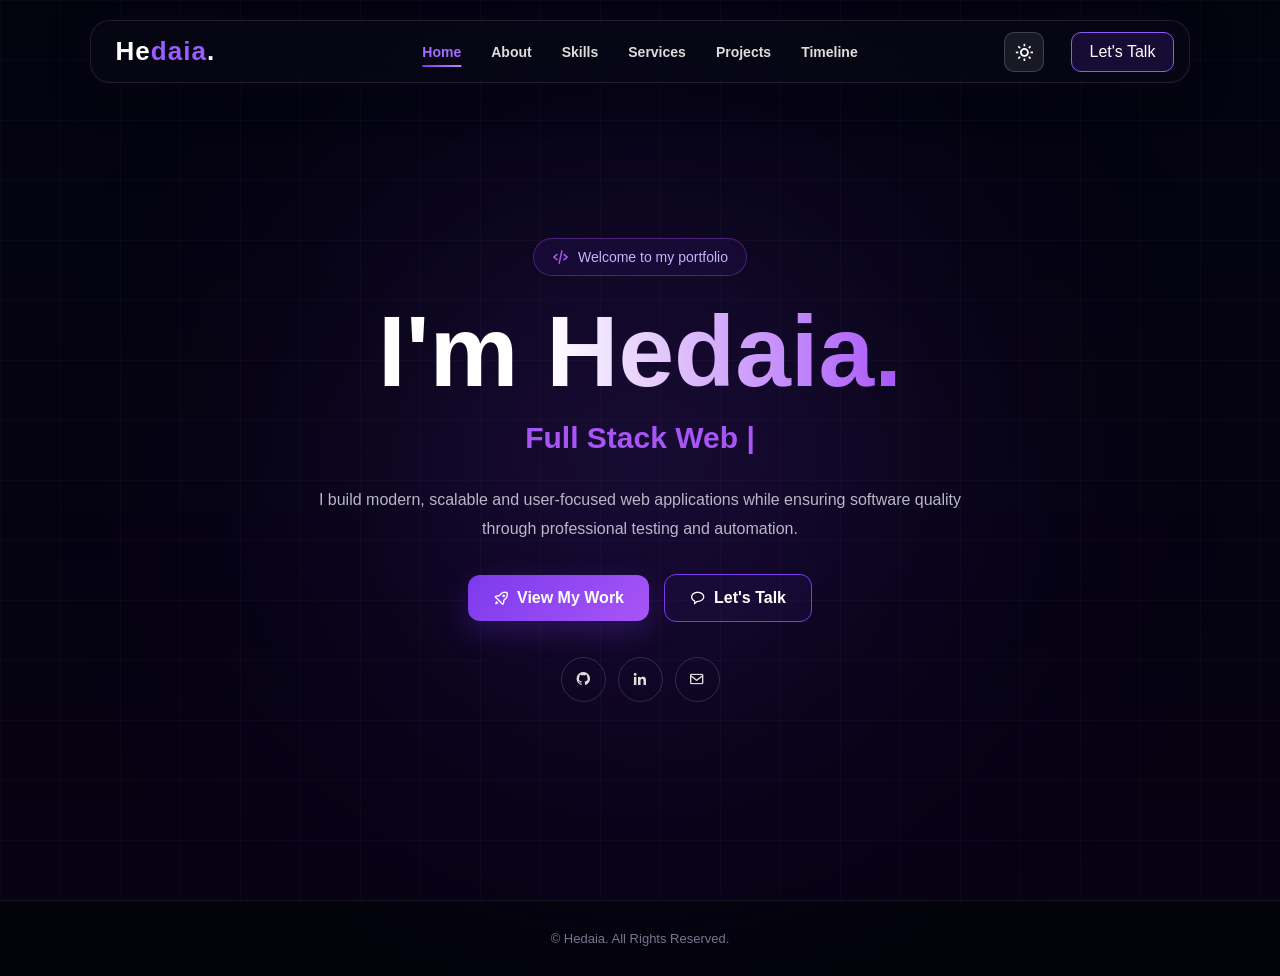
<file: index.html>
<!DOCTYPE html>
<html lang="en">

<head>
    <meta charset="UTF-8">
    <meta name="viewport" content="width=device-width, initial-scale=1.0">

    <title>Hedaia | Full Stack Developer & QA Engineer</title>

    <!-- Boxicons -->
    <link href="https://unpkg.com/boxicons@2.1.4/css/boxicons.min.css" rel="stylesheet">

    <link rel="stylesheet" href="style.css">
    <style>

       
    </style>
</head>


<body>


    <!-- =========================
         BACKGROUND VIDEO
    ========================= -->

    <video class="back-vid"
           autoplay
           loop
           muted
           playsinline>

        <source src="videos/galaxy.mp4" type="video/mp4">

    </video>

    <div class="video-overlay"></div>


    <!-- =========================
         NAVBAR
    ========================= -->

    <header>

        <nav class="navbar">

            <a href="#home" class="logo">
                He<span>daia</span>.
            </a>

            <button class="theme-toggle" id="themeToggle" type="button" aria-label="Switch to light theme" title="Switch to light theme">
                <i class='bx bx-sun'></i>
            </button>

            <div class="menu-btn" id="menuBtn">
                <i class='bx bx-menu'></i>
            </div>

            <ul class="nav-links" id="navLinks">

                <li>
                    <a href="#home" class="active">Home</a>
                </li>

                <li>
                    <a href="#about">About</a>
                </li>

                <li>
                    <a href="#skills">Skills</a>
                </li>

                <li>
                    <a href="#services">Services</a>
                </li>

                <li>
                    <a href="#projects">Projects</a>
                </li>

                <li>
                    <a href="#timeline">Timeline</a>
                </li>

            </ul>

            <a href="#contact" class="nav-btn nav-cta">
                Let's Talk
            </a>

        </nav>

    </header>


    <!-- =========================
         HERO
    ========================= -->

    <section class="hero" id="home">

        <div class="hero-container">

            <div class="hero-content reveal">

                <div class="welcome">
                    <i class='bx bx-code-alt'></i>
                    Welcome to my portfolio
                </div>

                <h1>
                    I'm <span>Hedaia.</span>
                </h1>

                <div class="typing-wrapper">
                    <span id="typing"></span>
                    <span class="cursor">|</span>
                </div>

                <p class="hero-description">

                    I build modern, scalable and user-focused web
                    applications while ensuring software quality through
                    professional testing and automation.

                </p>

                <div class="hero-buttons">

                    <a href="#projects" class="btn btn-primary">
                        <i class='bx bx-rocket'></i>
                        View My Work
                    </a>

                    <a href="#contact" class="btn btn-outline">
                        <i class='bx bx-message-rounded'></i>
                        Let's Talk
                    </a>

                </div>


                <div class="social-links">

                    <a href="#" aria-label="GitHub">
                        <i class='bx bxl-github'></i>
                    </a>

                    <a href="#" aria-label="LinkedIn">
                        <i class='bx bxl-linkedin'></i>
                    </a>

                    <a href="mailto:your@email.com" aria-label="Email">
                        <i class='bx bx-envelope'></i>
                    </a>

                </div>

            </div>


        </div>

    </section>


    <!-- =========================
         ABOUT
    ========================= -->


    <!-- =========================
         SKILLS
    ========================= -->


    <!-- =========================
         SERVICES
    ========================= -->

<!-- =========================
     PROJECTS
========================= -->

    <!-- =========================
         TIMELINE
    ========================= -->


    <!-- =========================
         CONTACT
    ========================= -->


    <!-- =========================
         FOOTER
    ========================= -->

    <footer>

        <p>
            © <span id="year"></span>
            Hedaia. All Rights Reserved.
        </p>

    </footer>


    <!-- =========================
         JAVASCRIPT
    ========================= -->

    <script>

        /* =========================
           TYPING EFFECT
        ========================= */

        const typingElement = document.getElementById("typing");

        const words = [
            "Full Stack Web Developer",
            "QA Engineer",
            "Software Tester",
            "Automation Tester",
            "Problem Solver"
        ];

        let wordIndex = 0;
        let charIndex = 0;

        let deleting = false;

        function typeEffect() {

            const currentWord = words[wordIndex];

            if (!deleting) {

                typingElement.textContent =
                    currentWord.substring(0, charIndex + 1);

                charIndex++;

                if (charIndex === currentWord.length) {

                    deleting = true;

                    setTimeout(typeEffect, 1800);

                    return;
                }

            } else {

                typingElement.textContent =
                    currentWord.substring(0, charIndex - 1);

                charIndex--;

                if (charIndex === 0) {

                    deleting = false;

                    wordIndex =
                        (wordIndex + 1) % words.length;

                }

            }

            setTimeout(
                typeEffect,
                deleting ? 45 : 90
            );
        }

        typeEffect();


        /* =========================
           MOBILE MENU
        ========================= */

        const menuBtn =
            document.getElementById("menuBtn");

        const navLinks =
            document.getElementById("navLinks");

        menuBtn.addEventListener("click", () => {

            navLinks.classList.toggle("show");

            const icon =
                menuBtn.querySelector("i");

            if (navLinks.classList.contains("show")) {

                icon.classList.remove("bx-menu");

                icon.classList.add("bx-x");

            } else {

                icon.classList.remove("bx-x");

                icon.classList.add("bx-menu");

            }

        });


        /* =========================
           CLOSE MOBILE MENU
        ========================= */

        document.querySelectorAll(".nav-links a")
            .forEach(link => {

                link.addEventListener("click", () => {

                    navLinks.classList.remove("show");

                    const icon =
                        menuBtn.querySelector("i");

                    icon.classList.remove("bx-x");

                    icon.classList.add("bx-menu");

                });

            });


        /* =========================
           ACTIVE NAVBAR
        ========================= */

        const sections =
            document.querySelectorAll("section");

        const navItems =
            document.querySelectorAll(".nav-links a");

        window.addEventListener("scroll", () => {

            let current = "";

            sections.forEach(section => {

                const sectionTop =
                    section.offsetTop - 150;

                const sectionHeight =
                    section.offsetHeight;

                if (
                    window.scrollY >= sectionTop &&
                    window.scrollY < sectionTop + sectionHeight
                ) {

                    current = section.getAttribute("id");

                }

            });


            navItems.forEach(link => {

                link.classList.remove("active");

                if (
                    link.getAttribute("href") === "#" + current
                ) {

                    link.classList.add("active");

                }

            });

        });


        /* =========================
           SCROLL REVEAL
        ========================= */

        const revealElements =
            document.querySelectorAll(".reveal");

        const revealObserver =
            new IntersectionObserver(
                (entries) => {

                    entries.forEach(entry => {

                        if (entry.isIntersecting) {

                            entry.target.classList.add("show");

                            revealObserver.unobserve(
                                entry.target
                            );

                        }

                    });

                },
                {
                    threshold: 0.15
                }
            );


        revealElements.forEach(element => {

            revealObserver.observe(element);

        });


        /* =========================
   THEME TOGGLE
========================= */

const themeToggle = document.getElementById("themeToggle");

function updateThemeButton() {

    const icon = themeToggle.querySelector("i");

    if (document.body.classList.contains("light-theme")) {

        icon.className = "bx bx-moon";

        themeToggle.setAttribute(
            "aria-label",
            "Switch to dark theme"
        );

        themeToggle.setAttribute(
            "title",
            "Switch to dark theme"
        );

    } else {

        icon.className = "bx bx-sun";

        themeToggle.setAttribute(
            "aria-label",
            "Switch to light theme"
        );

        themeToggle.setAttribute(
            "title",
            "Switch to light theme"
        );
    }
}


/* Load saved theme */

const savedTheme =
    localStorage.getItem("portfolio-theme");

if (savedTheme === "light") {

    document.body.classList.add("light-theme");

}


/* Update icon */

updateThemeButton();


/* Toggle theme */

themeToggle.addEventListener("click", function () {

    document.body.classList.toggle("light-theme");

    const isLight =
        document.body.classList.contains("light-theme");

    localStorage.setItem(
        "portfolio-theme",
        isLight ? "light" : "dark"
    );

    updateThemeButton();

});


    </script>

</body>

</html>
</file>
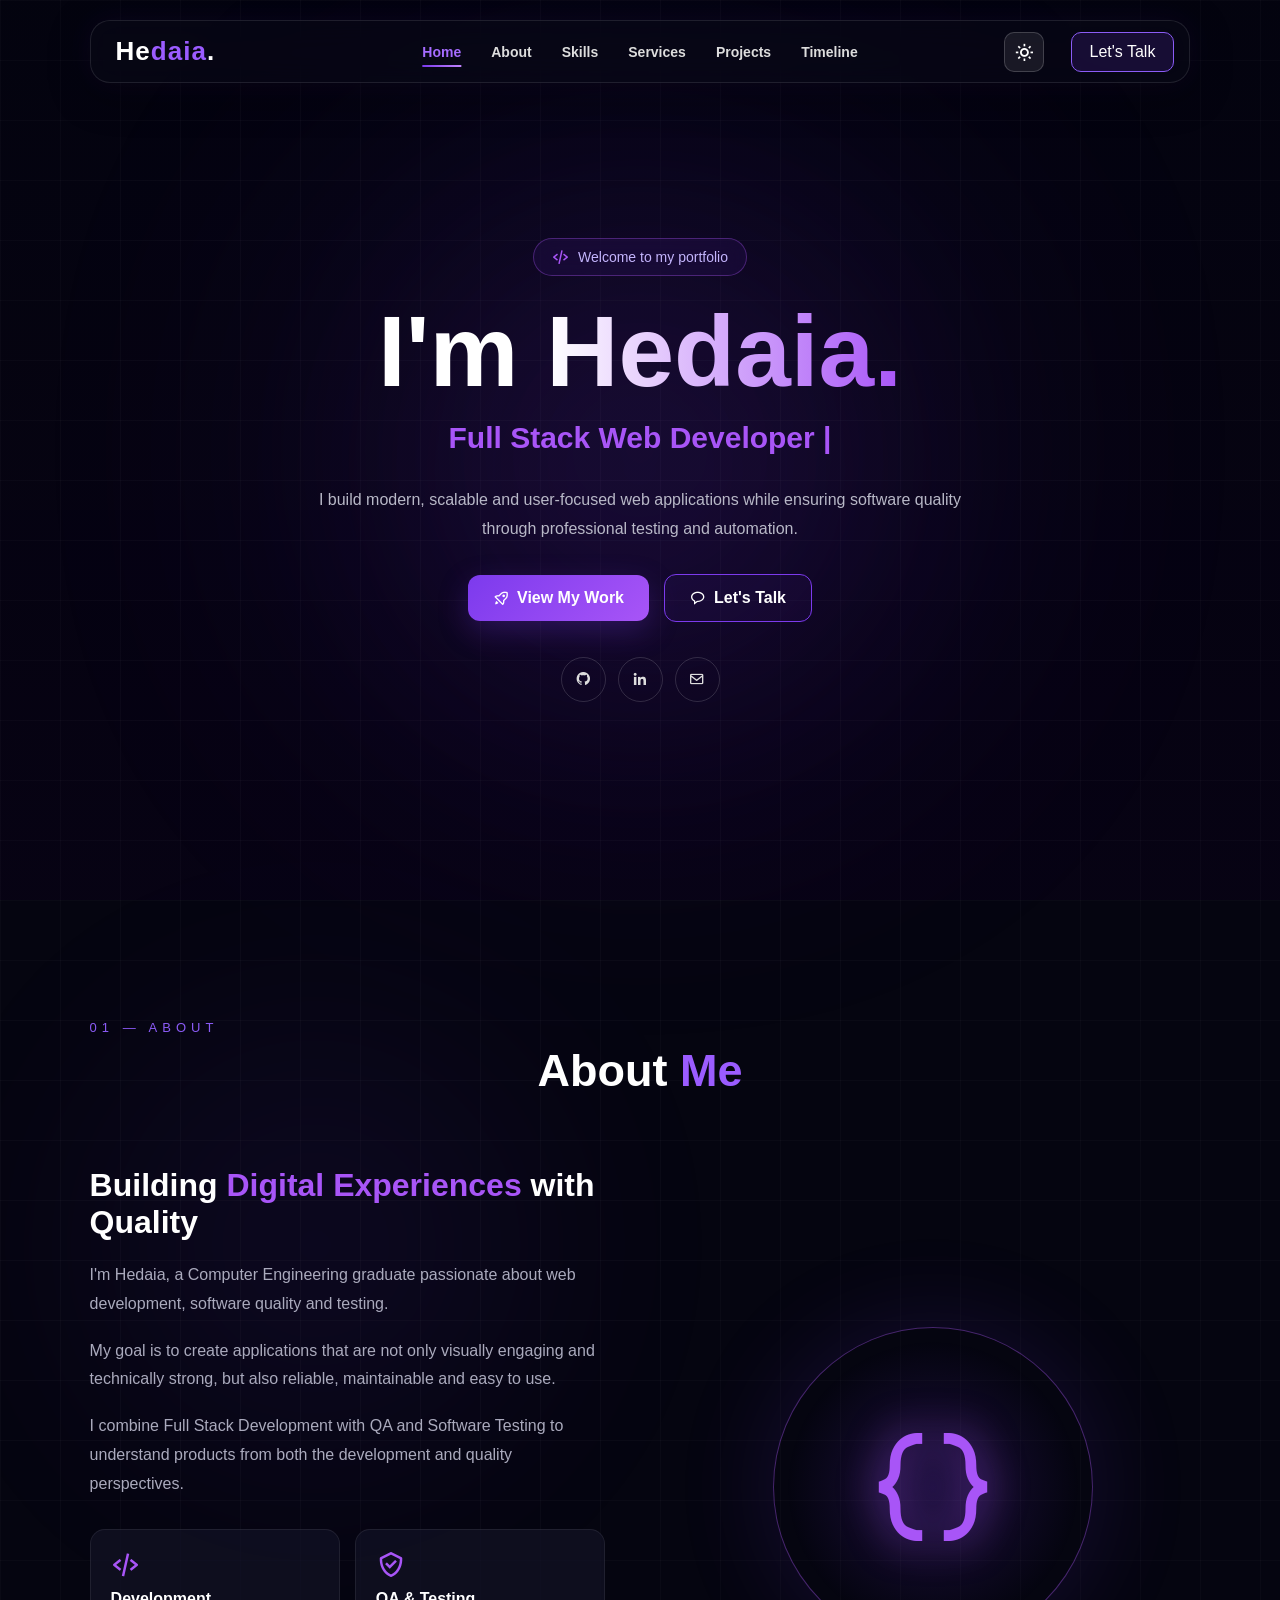
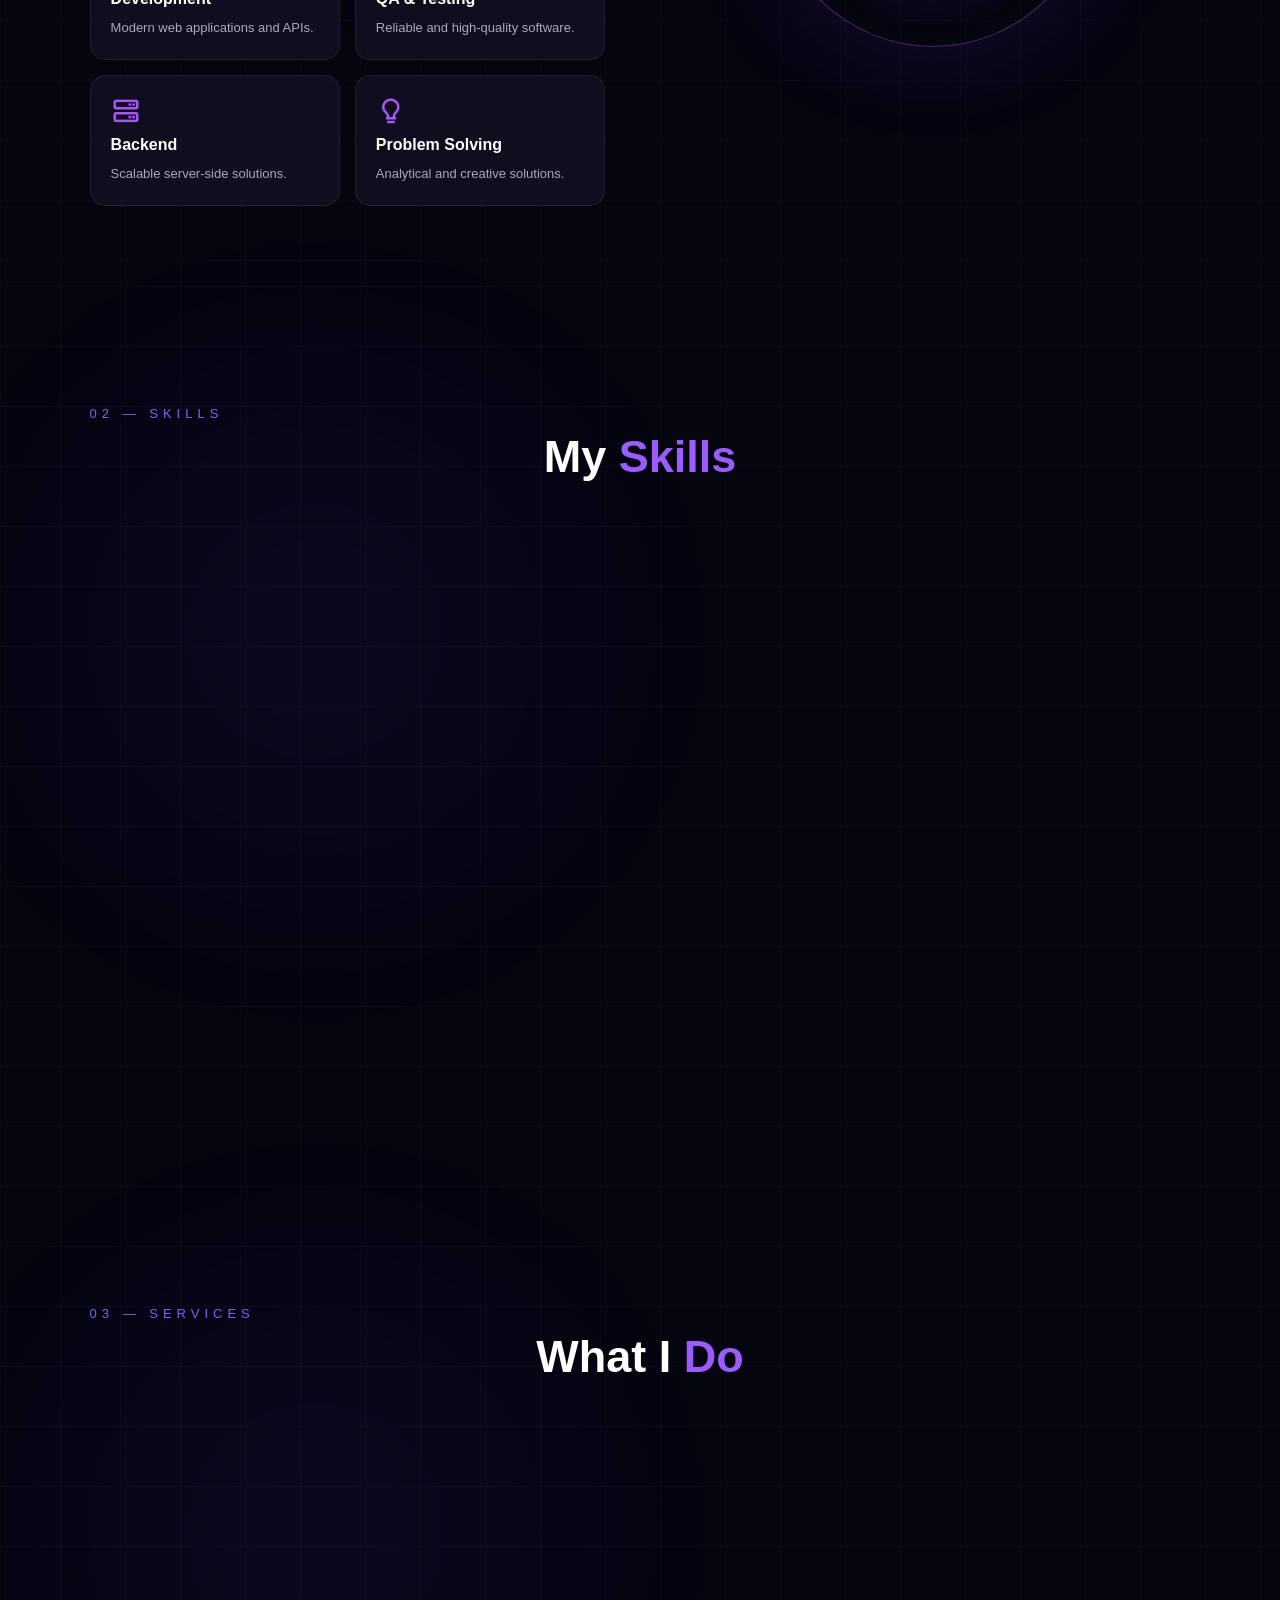
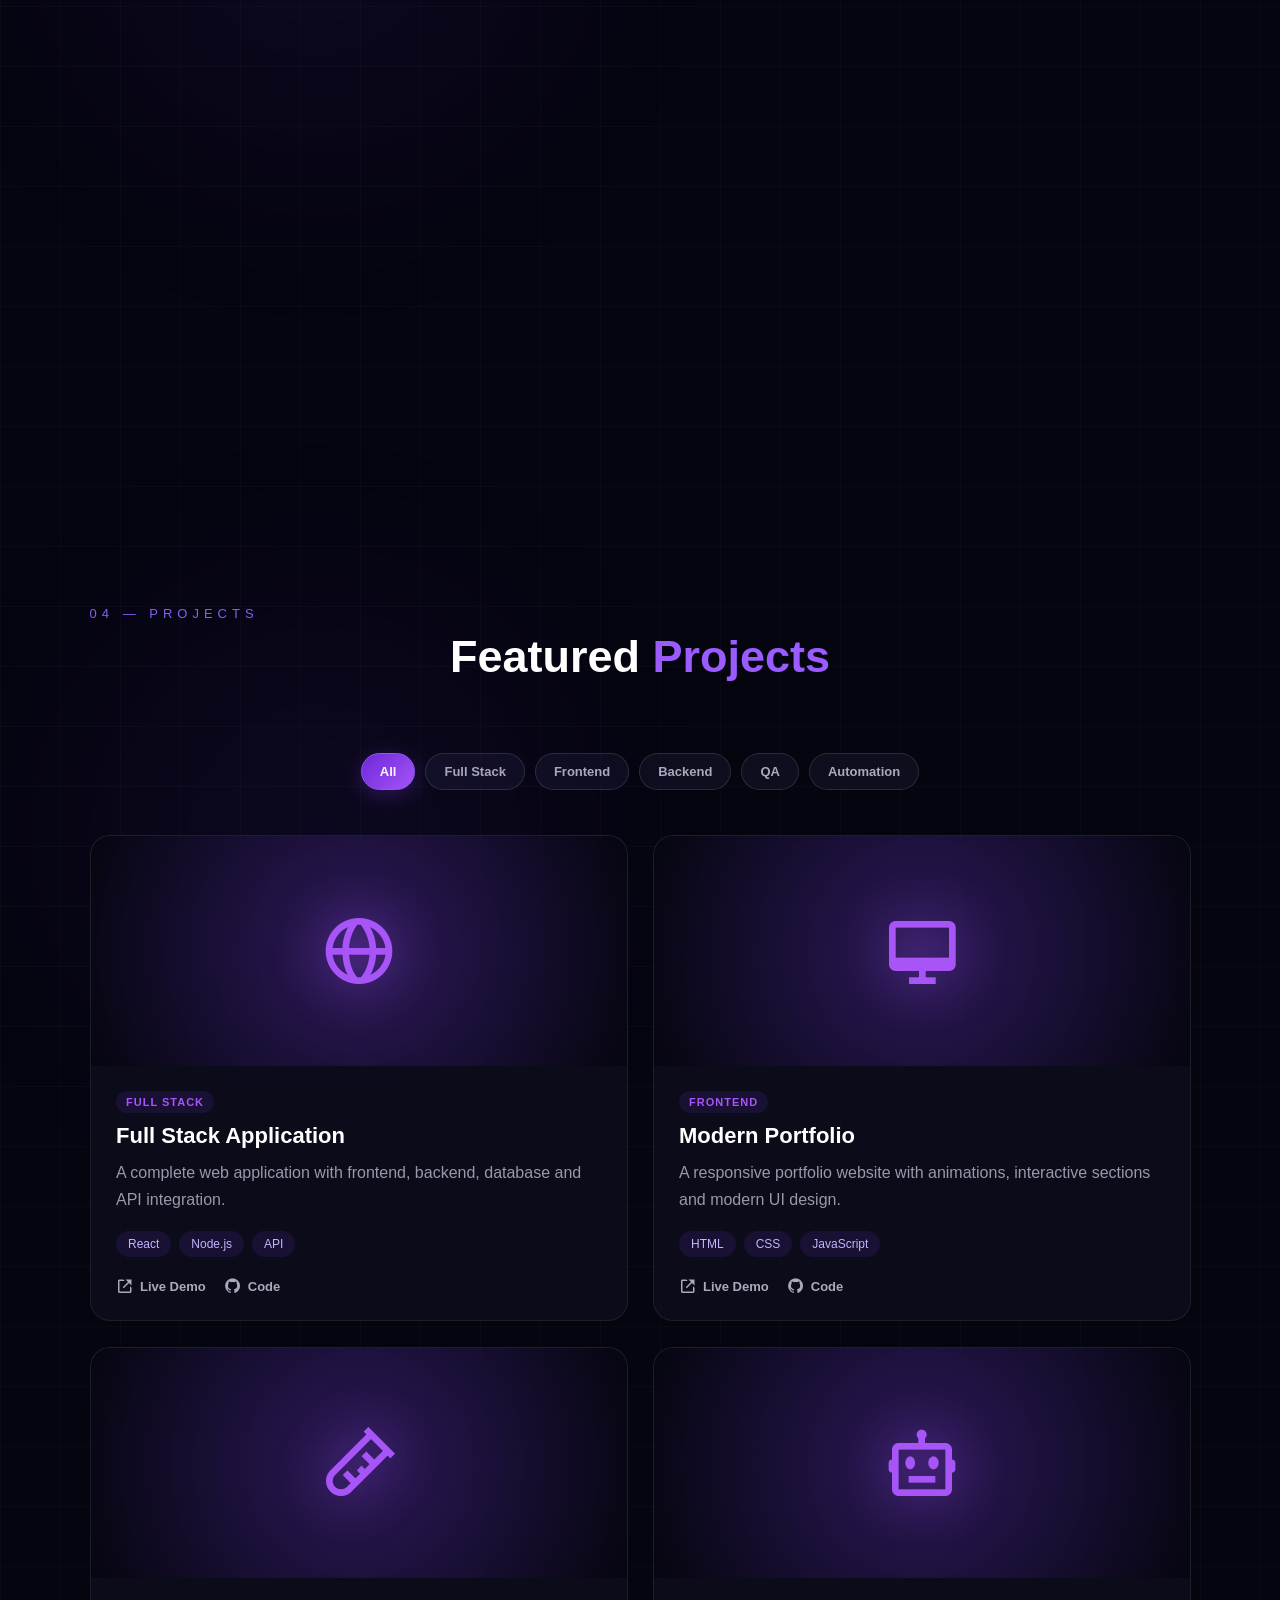
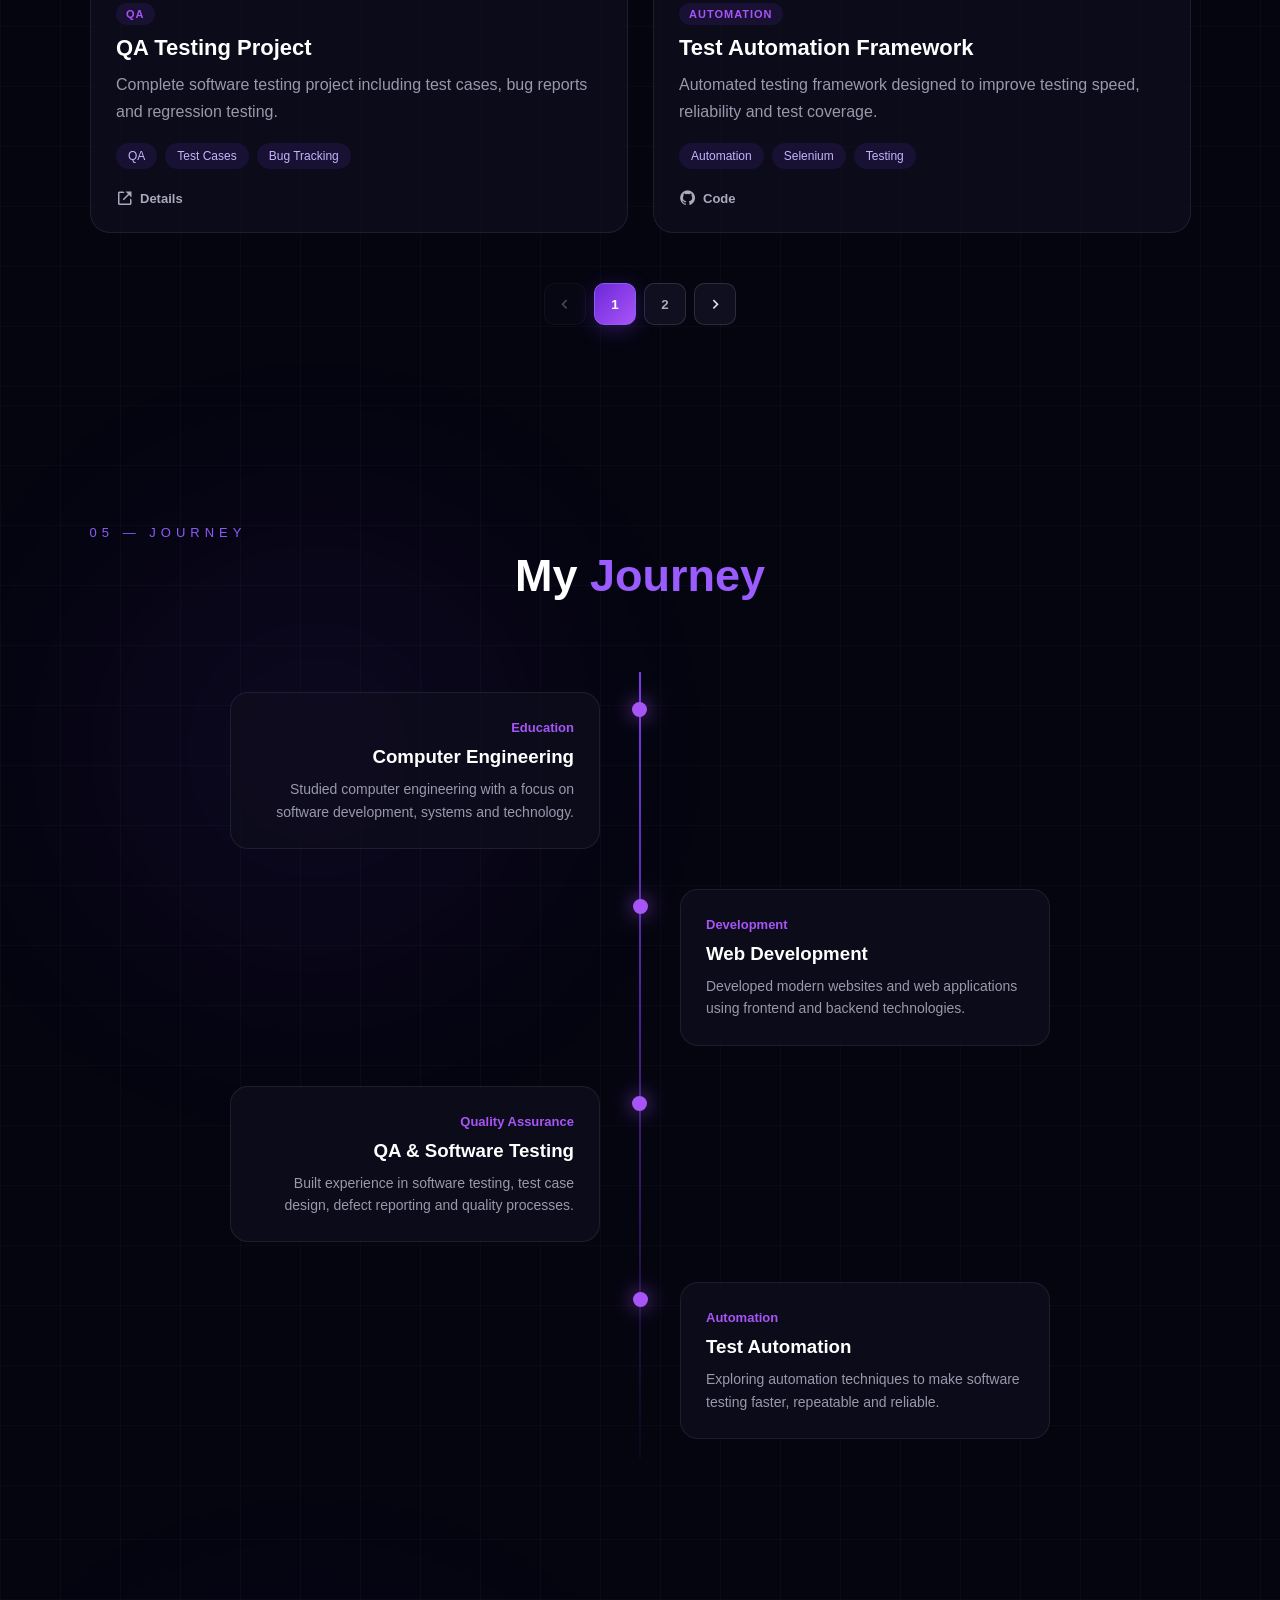
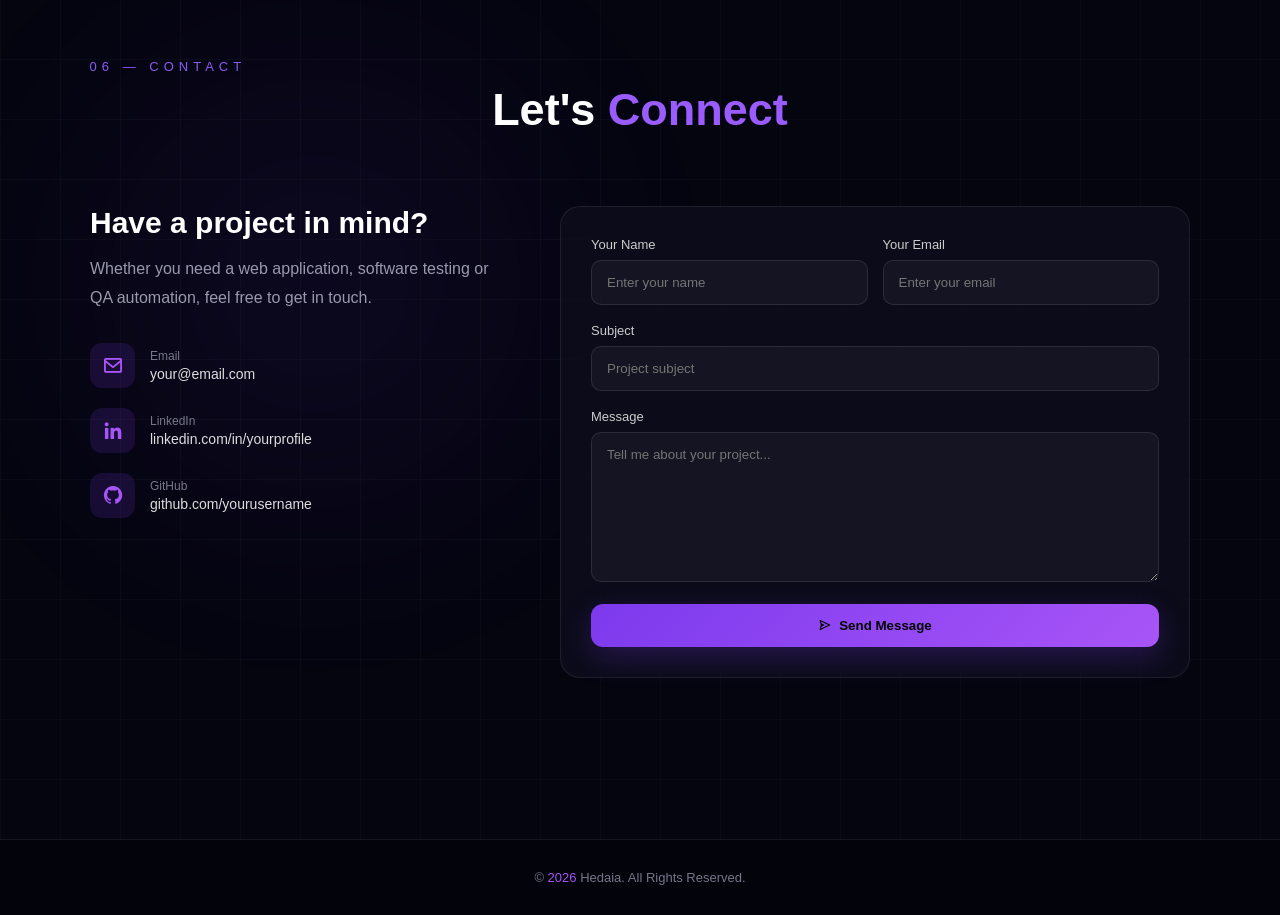
<file: Untitled-1.html>
<!DOCTYPE html>
<html lang="en">

<head>
    <meta charset="UTF-8">
    <meta name="viewport" content="width=device-width, initial-scale=1.0">

    <title>Hedaia | Full Stack Developer & QA Engineer</title>

    <!-- Boxicons -->
    <link href="https://unpkg.com/boxicons@2.1.4/css/boxicons.min.css" rel="stylesheet">

    <style>

        /* =========================
           RESET
        ========================= */

        * {
            margin: 0;
            padding: 0;
            box-sizing: border-box;
            scroll-behavior: smooth;
        }

        html {
            scroll-behavior: smooth;
        }

        body {
            font-family: Arial, Helvetica, sans-serif;
            background: #050510;
            color: #ffffff;
            overflow-x: hidden;
        }

        a {
            text-decoration: none;
            color: inherit;
        }

        ul {
            list-style: none;
        }


        /* =========================
           GALAXY VIDEO
        ========================= */

        .back-vid {
            position: fixed;
            top: 0;
            left: 0;
            width: 100%;
            height: 100%;
            object-fit: cover;
            z-index: -10;
        }

        .video-overlay {
            position: fixed;
            inset: 0;
            background:
                linear-gradient(
                    rgba(3, 3, 15, 0.70),
                    rgba(8, 3, 20, 0.88)
                );
            z-index: -9;
            pointer-events: none;
        }


        /* =========================
           NAVBAR
        ========================= */

        header {
            position: fixed;
            top: 0;
            left: 0;
            width: 100%;
            padding: 20px 7%;
            z-index: 1000;
        }

        .navbar {
            max-width: 1300px;
            margin: auto;

            display: flex;
            align-items: center;
            justify-content: flex-start;

            padding: 15px 25px;

            background: rgba(10, 10, 25, 0.55);
            border: 1px solid rgba(255, 255, 255, 0.10);
            border-radius: 20px;

            backdrop-filter: blur(15px);
            -webkit-backdrop-filter: blur(15px);

            box-shadow:
                0 10px 40px rgba(0, 0, 0, 0.35),
                0 0 30px rgba(124, 58, 237, 0.08);
        }

        .logo {
            font-size: 26px;
            font-weight: 800;
            letter-spacing: 1px;
        }

        .logo span {
            color: #9b5cff;
        }

        .nav-links {
            position: absolute;
            left: 50%;
            transform: translateX(-50%);
            display: flex;
            align-items: center;
            gap: 30px;
        }

        .nav-links a {
            position: relative;

            color: #ddd;
            font-size: 14px;
            font-weight: 600;

            transition: 0.3s ease;
        }

        .nav-links a:hover,
        .nav-links a.active {
            color: #a66cff;
        }

        .nav-links a::after {
            content: "";

            position: absolute;
            left: 0;
            bottom: -7px;

            width: 0;
            height: 2px;

            background: linear-gradient(
                90deg,
                #7c3aed,
                #c084fc
            );

            transition: 0.3s ease;
        }

        .nav-links a:hover::after,
        .nav-links a.active::after {
            width: 100%;
        }

        .nav-btn {
            position: relative;
            z-index: 1;
            padding: 10px 18px;

            border: 1px solid #8b5cf6;
            border-radius: 10px;

            color: white !important;

            background: rgba(124, 58, 237, 0.15);

            transition: 0.3s ease;
        }

        .nav-cta {
            position: absolute;
            right: 15px;
            top: 50%;
            transform: translateY(-50%);
            z-index: 1;
        }

        .nav-btn:hover {
            background: #7c3aed;
            box-shadow: 0 0 20px rgba(124, 58, 237, 0.5);
        }

        .nav-cta:hover {
            transform: translateY(-50%) translateY(-3px);
        }

        .nav-btn::after {
            display: none;
        }

        .menu-btn {
            display: none;
            font-size: 30px;
            cursor: pointer;
            color: white;
        }


        /* =========================
           COMMON SECTION
        ========================= */

        section {
            position: relative;
            min-height: 100vh;
            padding: 120px 7% 80px;

            background-image:
                linear-gradient(
                    rgba(255,255,255,0.025) 1px,
                    transparent 1px
                ),
                linear-gradient(
                    90deg,
                    rgba(255,255,255,0.025) 1px,
                    transparent 1px
                );

            background-size: 60px 60px;
        }

        section::before {
            content: "";

            position: absolute;
            width: 450px;
            height: 450px;

            background: #7c3aed;
            opacity: 0.07;

            filter: blur(120px);
            border-radius: 50%;

            pointer-events: none;
        }

        .section-title {
            position: relative;

            text-align: center;

            font-size: 45px;
            margin-bottom: 70px;

            font-weight: 800;
        }

        .section-title span {
            color: #9b5cff;
        }

        .section-number {
            display: block;

            font-size: 13px;
            letter-spacing: 5px;

            color: #8b5cf6;

            margin-bottom: 10px;
        }


     /* =========================
   HERO
========================= */

.hero {
    min-height: 100vh;

    display: flex;
    align-items: center;
    justify-content: center;

    padding: 120px 7% 80px;

    position: relative;
}

/* Purple glow */
.hero::after {
    content: "";

    position: absolute;

    width: 600px;
    height: 600px;

    left: 50%;
    top: 50%;

    transform: translate(-50%, -50%);

    background: #7c3aed;

    opacity: 0.12;

    filter: blur(150px);

    border-radius: 50%;

    pointer-events: none;
}

/* Hero container */
.hero-container {
    width: 100%;
    max-width: 1100px;

    margin: auto;

    display: flex;

    justify-content: center;
    align-items: center;

    text-align: center;

    position: relative;
    z-index: 2;
}

/* Hero content */
.hero-content {
    width: 100%;
    max-width: 850px;

    display: flex;
    flex-direction: column;
    align-items: center;

    position: relative;
    z-index: 3;
}

/* Welcome badge */
.welcome {
    display: inline-flex;

    align-items: center;
    gap: 8px;

    padding: 9px 18px;

    margin-bottom: 25px;

    border: 1px solid rgba(168, 85, 247, 0.35);

    border-radius: 30px;

    color: #c4b5fd;

    background: rgba(124, 58, 237, 0.08);

    font-size: 14px;

    backdrop-filter: blur(10px);
}

.welcome i {
    color: #a855f7;
    font-size: 18px;
}


/* Main title */
.hero h1 {
    font-size: clamp(55px, 9vw, 100px);

    line-height: 1;

    margin-bottom: 20px;

    font-weight: 800;
}

.hero h1 span {
    background: linear-gradient(
        90deg,
        #ffffff,
        #a855f7,
        #60a5fa,
        #ffffff
    );

    background-size: 300%;

    -webkit-background-clip: text;
    -webkit-text-fill-color: transparent;

    animation: gradientText 6s infinite linear;
}

@keyframes gradientText {

    0% {
        background-position: 0%;
    }

    100% {
        background-position: 300%;
    }

}


/* Typing text */
.typing-wrapper {
    min-height: 45px;

    margin-bottom: 20px;

    font-size: clamp(22px, 3vw, 30px);

    font-weight: 700;

    color: #a855f7;
}

.cursor {
    animation: blink 0.7s infinite;
}

@keyframes blink {

    50% {
        opacity: 0;
    }

}


/* Description */
.hero-description {
    max-width: 700px;

    margin: 0 auto 30px;

    color: #b8b8c7;

    line-height: 1.8;

    font-size: 16px;
}


/* Buttons */
.hero-buttons {
    display: flex;

    justify-content: center;
    align-items: center;

    gap: 15px;

    flex-wrap: wrap;

    margin-bottom: 5px;
}

.btn {
    display: inline-flex;

    align-items: center;
    justify-content: center;

    gap: 8px;

    padding: 14px 25px;

    border-radius: 12px;

    font-weight: 700;

    transition: 0.3s ease;
}

.btn-primary {
    background: linear-gradient(
        135deg,
        #7c3aed,
        #a855f7
    );

    box-shadow:
        0 10px 30px rgba(124, 58, 237, 0.25);
}

.btn-primary:hover {
    transform: translateY(-4px);

    box-shadow:
        0 15px 40px rgba(124, 58, 237, 0.5);
}

.btn-outline {
    border: 1px solid #7c3aed;

    background: rgba(124, 58, 237, 0.06);
}

.btn-outline:hover {
    background: #7c3aed;

    transform: translateY(-4px);
}


/* Social icons */
.social-links {
    display: flex;

    justify-content: center;
    align-items: center;

    gap: 12px;

    margin-top: 30px;
}

.social-links a {
    width: 45px;
    height: 45px;

    display: flex;

    align-items: center;
    justify-content: center;

    border-radius: 50%;

    border: 1px solid rgba(255,255,255,0.15);

    color: #ddd;

    transition: 0.3s ease;
}

.social-links a:hover {
    color: white;

    background: #7c3aed;

    transform: translateY(-5px);

    box-shadow:
        0 0 20px rgba(124, 58, 237, 0.5);
}


/* =========================
   MOBILE
========================= */

@media (max-width: 600px) {

    .hero {
        padding-left: 5%;
        padding-right: 5%;
    }

    .hero h1 {
        font-size: 55px;
    }

    .typing-wrapper {
        font-size: 21px;
    }

    .hero-description {
        font-size: 14px;
    }

    .hero-buttons {
        flex-direction: column;

        width: 100%;
    }

    .hero-buttons .btn {
        width: 100%;
        max-width: 260px;
    }

}
        /* =========================
           ABOUT
        ========================= */

        .about-container {
            max-width: 1200px;
            margin: auto;

            display: grid;
            grid-template-columns: 1fr 1fr;

            gap: 70px;

            align-items: center;
        }

        .about-text h3 {
            font-size: 32px;
            margin-bottom: 20px;
        }

        .about-text h3 span {
            color: #a855f7;
        }

        .about-text p {
            color: #aaaabd;
            line-height: 1.8;
            margin-bottom: 18px;
        }

        .about-info {
            display: grid;
            grid-template-columns: 1fr 1fr;
            gap: 15px;

            margin-top: 30px;
        }

        .info-card {
            padding: 20px;

            border-radius: 15px;

            background: rgba(20,20,40,0.6);

            border: 1px solid rgba(255,255,255,0.08);

            transition: 0.3s ease;
        }

        .info-card:hover {
            transform: translateY(-5px);

            border-color: rgba(168,85,247,0.5);

            box-shadow:
                0 10px 30px rgba(124,58,237,0.15);
        }

        .info-card i {
            font-size: 30px;
            color: #a855f7;
            margin-bottom: 10px;
        }

        .info-card h4 {
            margin-bottom: 8px;
        }

        .info-card p {
            font-size: 13px;
            margin: 0;
        }

        .about-visual {
            display: flex;
            justify-content: center;
            align-items: center;
        }

        .about-circle {
            width: 320px;
            height: 320px;

            display: flex;
            align-items: center;
            justify-content: center;

            border-radius: 50%;

            border: 1px solid rgba(168,85,247,0.4);

            background:
                radial-gradient(
                    circle,
                    rgba(124,58,237,0.2),
                    transparent 65%
                );

            box-shadow:
                0 0 100px rgba(124,58,237,0.15);

            animation: float 5s ease-in-out infinite;
        }

        .about-circle i {
            font-size: 130px;
            color: #a855f7;
            text-shadow: 0 0 40px rgba(168,85,247,0.7);
        }


        /* =========================
           SKILLS
        ========================= */

        .skills-container {
            max-width: 1100px;
            margin: auto;

            display: grid;
            grid-template-columns: 1fr 1fr;

            gap: 20px;
        }

        .skill-card {
            padding: 25px;

            border-radius: 18px;

            background: rgba(15,15,30,0.65);

            border: 1px solid rgba(255,255,255,0.08);

            transition: 0.3s ease;
        }

        .skill-card:hover {
            transform: translateY(-5px);
            border-color: rgba(168,85,247,0.4);
        }

        .skill-header {
            display: flex;
            justify-content: space-between;

            margin-bottom: 15px;
        }

        .skill-name {
            display: flex;
            align-items: center;
            gap: 10px;

            font-weight: 700;
        }

        .skill-name i {
            font-size: 24px;
            color: #a855f7;
        }

        .skill-percent {
            color: #a855f7;
            font-weight: 700;
        }

        .skill-bar {
            width: 100%;
            height: 8px;

            background: #191525;

            border-radius: 20px;

            overflow: hidden;
        }

        .skill-progress {
            height: 100%;

            width: 0;

            border-radius: 20px;

            background: linear-gradient(
                90deg,
                #6d28d9,
                #a855f7,
                #60a5fa
            );

            transition: width 1.5s ease;
        }


        /* =========================
           SERVICES
        ========================= */

        .services-container {
            max-width: 1200px;
            margin: auto;

            display: grid;
            grid-template-columns: repeat(3, 1fr);

            gap: 20px;
        }

        .service-card {
            padding: 35px 25px;

            border-radius: 20px;

            background: rgba(15,15,30,0.65);

            border: 1px solid rgba(255,255,255,0.08);

            transition: 0.4s ease;

            position: relative;
            overflow: hidden;
        }

        .service-card::before {
            content: "";

            position: absolute;

            width: 100px;
            height: 100px;

            background: #7c3aed;

            filter: blur(70px);

            opacity: 0;

            transition: 0.4s ease;
        }

        .service-card:hover::before {
            opacity: 0.4;
        }

        .service-card:hover {
            transform: translateY(-10px);

            border-color: rgba(168,85,247,0.5);

            box-shadow:
                0 20px 50px rgba(0,0,0,0.25);
        }

        .service-icon {
            position: relative;
            z-index: 1;

            width: 65px;
            height: 65px;

            display: flex;
            align-items: center;
            justify-content: center;

            border-radius: 15px;

            background: rgba(124,58,237,0.15);

            color: #a855f7;

            font-size: 32px;

            margin-bottom: 20px;
        }

        .service-card h3 {
            margin-bottom: 12px;
        }

        .service-card p {
            color: #9999ad;
            line-height: 1.7;
            font-size: 14px;
        }


        /* =========================
           PROJECTS
        ========================= */

        .projects-container {
            max-width: 1200px;
            margin: auto;

            display: grid;
            grid-template-columns: 1fr 1fr;

            gap: 25px;
        }

        .project-card {
            overflow: hidden;

            border-radius: 20px;

            background: rgba(15,15,30,0.7);

            border: 1px solid rgba(255,255,255,0.08);

            transition: 0.4s ease;
        }

        .project-card:hover {
            transform: translateY(-8px);

            border-color: rgba(168,85,247,0.5);

            box-shadow:
                0 20px 50px rgba(124,58,237,0.12);
        }

        .project-image {
            height: 230px;

            display: flex;
            align-items: center;
            justify-content: center;

            background:
                radial-gradient(
                    circle at center,
                    rgba(124,58,237,0.3),
                    rgba(5,5,15,0.9)
                );

            position: relative;
        }

        .project-image i {
            font-size: 80px;
            color: #a855f7;

            filter:
                drop-shadow(0 0 25px rgba(168,85,247,0.5));
        }

        .project-content {
            padding: 25px;
        }

        .project-content h3 {
            font-size: 22px;
            margin-bottom: 10px;
        }

        .project-content p {
            color: #9999ad;
            line-height: 1.7;
            margin-bottom: 18px;
        }

        .project-tags {
            display: flex;
            flex-wrap: wrap;
            gap: 8px;
        }

        .project-tags span {
            padding: 6px 12px;

            border-radius: 20px;

            background: rgba(124,58,237,0.12);

            color: #c4b5fd;

            font-size: 12px;
        }
/* =========================
   PROJECT FILTERS
========================= */

.project-filters {
    max-width: 1000px;

    margin: 0 auto 45px;

    display: flex;

    justify-content: center;

    align-items: center;

    flex-wrap: wrap;

    gap: 10px;
}

.filter-btn {
    padding: 10px 18px;

    border-radius: 30px;

    border: 1px solid rgba(255,255,255,0.12);

    background: rgba(20,20,40,0.6);

    color: #aaaabd;

    cursor: pointer;

    font-size: 13px;

    font-weight: 600;

    transition: all 0.3s ease;
}

.filter-btn:hover {
    color: white;

    border-color: #8b5cf6;

    background: rgba(124,58,237,0.15);

    transform: translateY(-2px);
}

.filter-btn.active {
    color: white;

    border-color: #8b5cf6;

    background:
        linear-gradient(
            135deg,
            #6d28d9,
            #a855f7
        );

    box-shadow:
        0 5px 20px rgba(124,58,237,0.3);
}


/* =========================
   PROJECT CARD
========================= */

.project-card {
    display: none;

    animation: projectAppear 0.5s ease forwards;
}

.project-card.visible {
    display: block;
}

@keyframes projectAppear {

    from {
        opacity: 0;
        transform: translateY(20px) scale(0.98);
    }

    to {
        opacity: 1;
        transform: translateY(0) scale(1);
    }

}


/* =========================
   PROJECT CATEGORY
========================= */

.project-category {
    display: inline-block;

    margin-bottom: 10px;

    padding: 5px 10px;

    border-radius: 20px;

    background: rgba(124,58,237,0.12);

    color: #a855f7;

    font-size: 11px;

    font-weight: 700;

    text-transform: uppercase;

    letter-spacing: 1px;
}


/* =========================
   PROJECT LINKS
========================= */

.project-links {
    display: flex;

    align-items: center;

    gap: 18px;

    margin-top: 20px;
}

.project-links a {
    display: inline-flex;

    align-items: center;

    gap: 6px;

    color: #aaaabd;

    font-size: 13px;

    font-weight: 600;

    transition: 0.3s ease;
}

.project-links a:hover {
    color: #a855f7;

    transform: translateX(3px);
}

.project-links i {
    font-size: 18px;
}


/* =========================
   PAGINATION
========================= */

.pagination {
    display: flex;

    justify-content: center;

    align-items: center;

    gap: 8px;

    margin-top: 50px;
}

#pageNumbers {
    display: flex;
    align-items: center;
    gap: 8px;
}

.pagination-btn {
    width: 42px;
    height: 42px;

    display: flex;

    align-items: center;
    justify-content: center;

    border-radius: 10px;

    border: 1px solid rgba(255,255,255,0.12);

    background: rgba(20,20,40,0.7);

    color: #ddd;

    cursor: pointer;

    font-size: 20px;

    transition: 0.3s ease;
}

.pagination-btn:hover:not(:disabled) {
    background: #7c3aed;

    border-color: #8b5cf6;

    transform: translateY(-2px);
}

.pagination-btn:disabled {
    opacity: 0.3;

    cursor: not-allowed;
}

.page-number {
    width: 42px;
    height: 42px;

    display: flex;

    align-items: center;
    justify-content: center;

    border-radius: 10px;

    border: 1px solid rgba(255,255,255,0.12);

    background: rgba(20,20,40,0.7);

    color: #aaaabd;

    cursor: pointer;

    font-weight: 600;

    transition: 0.3s ease;
}

.page-number:hover {
    color: white;

    border-color: #8b5cf6;
}

.page-number.active {
    color: white;

    background:
        linear-gradient(
            135deg,
            #6d28d9,
            #a855f7
        );

    border-color: #8b5cf6;

    box-shadow:
        0 5px 20px rgba(124,58,237,0.3);
}


/* =========================
   MOBILE
========================= */

@media (max-width: 600px) {

    .project-filters {
        gap: 7px;
    }

    .filter-btn {
        padding: 8px 13px;

        font-size: 11px;
    }

    .pagination {
        margin-top: 35px;
    }

}

        /* =========================
           TIMELINE
        ========================= */

        .timeline {
            position: relative;

            max-width: 900px;

            margin: auto;
        }

        .timeline::before {
            content: "";

            position: absolute;

            top: 0;
            bottom: 0;

            left: 50%;

            width: 2px;

            background:
                linear-gradient(
                    #7c3aed,
                    rgba(124,58,237,0.05)
                );

            transform: translateX(-50%);
        }

        .timeline-item {
            position: relative;

            width: 50%;

            padding: 20px 40px;
        }

        .timeline-item:nth-child(odd) {
            left: 0;
            text-align: right;
        }

        .timeline-item:nth-child(even) {
            left: 50%;
        }

        .timeline-dot {
            position: absolute;

            top: 30px;

            width: 15px;
            height: 15px;

            border-radius: 50%;

            background: #a855f7;

            box-shadow:
                0 0 20px rgba(168,85,247,0.8);
        }

        .timeline-item:nth-child(odd) .timeline-dot {
            right: -7px;
        }

        .timeline-item:nth-child(even) .timeline-dot {
            left: -7px;
        }

        .timeline-content {
            padding: 25px;

            border-radius: 18px;

            background: rgba(15,15,30,0.7);

            border: 1px solid rgba(255,255,255,0.08);

            transition: 0.3s ease;
        }

        .timeline-content:hover {
            border-color: rgba(168,85,247,0.5);
            transform: translateY(-5px);
        }

        .timeline-content span {
            color: #a855f7;
            font-size: 13px;
            font-weight: 700;
        }

        .timeline-content h3 {
            margin: 10px 0;
        }

        .timeline-content p {
            color: #9999ad;
            line-height: 1.6;
            font-size: 14px;
        }


        /* =========================
           CONTACT
        ========================= */

        .contact-container {
            max-width: 1100px;
            margin: auto;

            display: grid;
            grid-template-columns: 0.8fr 1.2fr;

            gap: 50px;
        }

        .contact-info h3 {
            font-size: 30px;
            margin-bottom: 15px;
        }

        .contact-info > p {
            color: #9999ad;
            line-height: 1.8;
            margin-bottom: 30px;
        }

        .contact-item {
            display: flex;
            align-items: center;

            gap: 15px;

            margin-bottom: 20px;
        }

        .contact-item i {
            width: 45px;
            height: 45px;

            display: flex;
            align-items: center;
            justify-content: center;

            border-radius: 12px;

            background: rgba(124,58,237,0.15);

            color: #a855f7;

            font-size: 22px;
        }

        .contact-item div span {
            display: block;

            color: #77778b;

            font-size: 12px;

            margin-bottom: 3px;
        }

        .contact-item div p {
            color: #ddd;
            font-size: 14px;
        }

        .contact-form {
            padding: 30px;

            border-radius: 20px;

            background: rgba(15,15,30,0.7);

            border: 1px solid rgba(255,255,255,0.08);
        }

        .form-row {
            display: grid;
            grid-template-columns: 1fr 1fr;
            gap: 15px;
        }

        .form-group {
            margin-bottom: 18px;
        }

        .form-group label {
            display: block;

            margin-bottom: 8px;

            color: #ccc;

            font-size: 13px;
        }

        .form-group input,
        .form-group textarea {
            width: 100%;

            padding: 14px 15px;

            border-radius: 10px;

            border: 1px solid rgba(255,255,255,0.1);

            outline: none;

            color: white;

            background: rgba(255,255,255,0.04);

            font-family: inherit;

            transition: 0.3s ease;
        }

        .form-group input:focus,
        .form-group textarea:focus {
            border-color: #8b5cf6;

            box-shadow:
                0 0 20px rgba(124,58,237,0.1);
        }

        .form-group textarea {
            min-height: 150px;
            resize: vertical;
        }

        .form-button {
            width: 100%;

            border: none;

            cursor: pointer;
        }


        /* =========================
           FOOTER
        ========================= */

        footer {
            padding: 30px 7%;

            text-align: center;

            border-top: 1px solid rgba(255,255,255,0.08);

            background: rgba(3,3,10,0.8);
        }

        footer p {
            color: #77778b;
            font-size: 13px;
        }

        footer span {
            color: #a855f7;
        }


        /* =========================
           SCROLL REVEAL
        ========================= */

        .reveal {
            opacity: 0;

            transform: translateY(40px);

            transition:
                opacity 0.8s ease,
                transform 0.8s ease;
        }

        .reveal.show {
            opacity: 1;
            transform: translateY(0);
        }


        /* =========================
           RESPONSIVE
        ========================= */

        @media (max-width: 1000px) {

            .nav-links {
                gap: 15px;
            }

            .nav-links a {
                font-size: 13px;
            }

            .hero-container {
                grid-template-columns: 1fr;
            }

            .hero-content {
                text-align: center;
            }

            .hero-description {
                margin-left: auto;
                margin-right: auto;
            }

            .hero-buttons,
            .social-links {
                justify-content: center;
            }

            .hero-visual {
                height: 400px;
            }

            .about-container {
                grid-template-columns: 1fr;
            }

            .about-text {
                text-align: center;
            }

            .about-info {
                text-align: left;
            }

            .services-container {
                grid-template-columns: 1fr 1fr;
            }

            .contact-container {
                grid-template-columns: 1fr;
            }
        }


        @media (max-width: 750px) {

            header {
                padding: 15px 5%;
            }

            .navbar {
                padding: 14px 18px;
            }

            .menu-btn {
                display: block;
            }

            .nav-links {
                position: absolute;

                top: 75px;
                left: 0;
                transform: none;

                width: 100%;

                display: none;
                flex-direction: column;

                padding: 25px;

                border-radius: 15px;

                background: rgba(10,10,25,0.95);

                backdrop-filter: blur(20px);

                border: 1px solid rgba(255,255,255,0.1);
                margin-left: 0;
            }

            .nav-links.show {
                display: flex;
            }

            .nav-links a {
                font-size: 15px;
            }

            .nav-cta {
                right: 55px;
            }

            section {
                padding-left: 5%;
                padding-right: 5%;
            }

            .section-title {
                font-size: 36px;
            }

            .skills-container,
            .projects-container,
            .services-container {
                grid-template-columns: 1fr;
            }

            .about-info {
                grid-template-columns: 1fr;
            }

            .timeline::before {
                left: 10px;
            }

            .timeline-item,
            .timeline-item:nth-child(even) {
                width: 100%;
                left: 0;

                padding-left: 40px;
                padding-right: 0;

                text-align: left;
            }

            .timeline-item:nth-child(odd) .timeline-dot,
            .timeline-item:nth-child(even) .timeline-dot {
                left: 3px;
                right: auto;
            }

            .form-row {
                grid-template-columns: 1fr;
            }
        }


        @media (max-width: 500px) {

            .hero h1 {
                font-size: 48px;
            }

            .typing-wrapper {
                font-size: 21px;
            }

            .hero-description {
                font-size: 14px;
            }

            .hero-visual {
                height: 330px;
            }

            .orbit {
                width: 260px;
                height: 260px;
            }

            .code-card {
                width: 250px;
            }

            .about-circle {
                width: 250px;
                height: 250px;
            }

            .about-circle i {
                font-size: 90px;
            }
        }

        /* =========================
           THEME TOGGLE
        ========================= */

        .theme-toggle {
            position: absolute;
            right: 145px;
            top: 50%;
            z-index: 3;
            width: 40px;
            height: 40px;
            transform: translateY(-50%);
            display: inline-flex;
            align-items: center;
            justify-content: center;
            border: 1px solid rgba(255,255,255,0.18);
            border-radius: 10px;
            color: #ffffff;
            background: rgba(255,255,255,0.08);
            cursor: pointer;
            font-size: 20px;
            transition: 0.3s ease;
        }

        .theme-toggle:hover {
            color: #ffffff;
            background: #7c3aed;
            transform: translateY(-50%) translateY(-2px);
        }

        body.light-theme {
            background: #eef2f7;
            color: #172033;
        }

        body.light-theme .back-vid {
            opacity: 0.12;
        }

        body.light-theme .video-overlay {
            background: rgba(245, 248, 252, 0.88);
        }

        body.light-theme .navbar,
        body.light-theme .contact-form,
        body.light-theme .timeline-content,
        body.light-theme .project-card,
        body.light-theme .service-card,
        body.light-theme .skill-card,
        body.light-theme .info-card {
            background: rgba(255,255,255,0.78);
            border-color: rgba(23,32,51,0.12);
            box-shadow: 0 10px 35px rgba(57,70,96,0.1);
        }

        body.light-theme .nav-links a,
        body.light-theme .social-links a,
        body.light-theme .project-links a {
            color: #536078;
        }

        body.light-theme .nav-links a:hover,
        body.light-theme .nav-links a.active,
        body.light-theme .social-links a:hover,
        body.light-theme .project-links a:hover {
            color: #6d28d9;
        }

        body.light-theme section {
            background-image:
                linear-gradient(rgba(23,32,51,0.05) 1px, transparent 1px),
                linear-gradient(90deg, rgba(23,32,51,0.05) 1px, transparent 1px);
        }

        body.light-theme .hero-description,
        body.light-theme .about-text p,
        body.light-theme .service-card p,
        body.light-theme .project-content p,
        body.light-theme .timeline-content p,
        body.light-theme .contact-info > p {
            color: #536078;
        }

        body.light-theme .contact-item div p,
        body.light-theme .form-group label {
            color: #34415a;
        }

        body.light-theme .form-group input,
        body.light-theme .form-group textarea {
            color: #172033;
            background: rgba(255,255,255,0.72);
            border-color: rgba(23,32,51,0.16);
        }

        body.light-theme .theme-toggle {
            color: #6d28d9;
            background: rgba(109,40,217,0.1);
            border-color: rgba(109,40,217,0.25);
        }

        @media (max-width: 600px) {
            .theme-toggle {
                right: 62px;
                width: 36px;
                height: 36px;
            }
        }

    </style>
</head>


<body>


    <!-- =========================
         BACKGROUND VIDEO
    ========================= -->

    <video class="back-vid"
           autoplay
           loop
           muted
           playsinline>

        <source src="videos/galaxy.mp4" type="video/mp4">

    </video>

    <div class="video-overlay"></div>


    <!-- =========================
         NAVBAR
    ========================= -->

    <header>

        <nav class="navbar">

            <a href="#home" class="logo">
                He<span>daia</span>.
            </a>

            <button class="theme-toggle" id="themeToggle" type="button" aria-label="Switch to light theme" title="Switch to light theme">
                <i class='bx bx-sun'></i>
            </button>

            <div class="menu-btn" id="menuBtn">
                <i class='bx bx-menu'></i>
            </div>

            <ul class="nav-links" id="navLinks">

                <li>
                    <a href="#home" class="active">Home</a>
                </li>

                <li>
                    <a href="#about">About</a>
                </li>

                <li>
                    <a href="#skills">Skills</a>
                </li>

                <li>
                    <a href="#services">Services</a>
                </li>

                <li>
                    <a href="#projects">Projects</a>
                </li>

                <li>
                    <a href="#timeline">Timeline</a>
                </li>

            </ul>

            <a href="#contact" class="nav-btn nav-cta">
                Let's Talk
            </a>

        </nav>

    </header>


    <!-- =========================
         HERO
    ========================= -->

    <section class="hero" id="home">

        <div class="hero-container">

            <div class="hero-content reveal">

                <div class="welcome">
                    <i class='bx bx-code-alt'></i>
                    Welcome to my portfolio
                </div>

                <h1>
                    I'm <span>Hedaia.</span>
                </h1>

                <div class="typing-wrapper">
                    <span id="typing"></span>
                    <span class="cursor">|</span>
                </div>

                <p class="hero-description">

                    I build modern, scalable and user-focused web
                    applications while ensuring software quality through
                    professional testing and automation.

                </p>

                <div class="hero-buttons">

                    <a href="#projects" class="btn btn-primary">
                        <i class='bx bx-rocket'></i>
                        View My Work
                    </a>

                    <a href="#contact" class="btn btn-outline">
                        <i class='bx bx-message-rounded'></i>
                        Let's Talk
                    </a>

                </div>


                <div class="social-links">

                    <a href="#" aria-label="GitHub">
                        <i class='bx bxl-github'></i>
                    </a>

                    <a href="#" aria-label="LinkedIn">
                        <i class='bx bxl-linkedin'></i>
                    </a>

                    <a href="mailto:your@email.com" aria-label="Email">
                        <i class='bx bx-envelope'></i>
                    </a>

                </div>

            </div>


        </div>

    </section>


    <!-- =========================
         ABOUT
    ========================= -->

    <section id="about">

        <span class="section-number">01 — ABOUT</span>

        <h2 class="section-title">
            About <span>Me</span>
        </h2>

        <div class="about-container">

            <div class="about-text reveal">

                <h3>
                    Building <span>Digital Experiences</span>
                    with Quality
                </h3>

                <p>
                    I'm Hedaia, a Computer Engineering graduate
                    passionate about web development, software quality
                    and testing.
                </p>

                <p>
                    My goal is to create applications that are not only
                    visually engaging and technically strong, but also
                    reliable, maintainable and easy to use.
                </p>

                <p>
                    I combine Full Stack Development with QA and
                    Software Testing to understand products from both
                    the development and quality perspectives.
                </p>

                <div class="about-info">

                    <div class="info-card">
                        <i class='bx bx-code-alt'></i>
                        <h4>Development</h4>
                        <p>Modern web applications and APIs.</p>
                    </div>

                    <div class="info-card">
                        <i class='bx bx-check-shield'></i>
                        <h4>QA & Testing</h4>
                        <p>Reliable and high-quality software.</p>
                    </div>

                    <div class="info-card">
                        <i class='bx bx-server'></i>
                        <h4>Backend</h4>
                        <p>Scalable server-side solutions.</p>
                    </div>

                    <div class="info-card">
                        <i class='bx bx-bulb'></i>
                        <h4>Problem Solving</h4>
                        <p>Analytical and creative solutions.</p>
                    </div>

                </div>

            </div>


            <div class="about-visual reveal">

                <div class="about-circle">

                    <i class='bx bx-code-curly'></i>

                </div>

            </div>

        </div>

    </section>


    <!-- =========================
         SKILLS
    ========================= -->

    <section id="skills">

        <span class="section-number">02 — SKILLS</span>

        <h2 class="section-title">
            My <span>Skills</span>
        </h2>

        <div class="skills-container">
<!-- 
            <div class="skill-card reveal">

                <div class="skill-header">

                    <div class="skill-name">
                        <i class='bx bxl-html5'></i>
                        HTML / CSS
                    </div>

                    <div class="skill-percent">
                        95%
                    </div>

                </div>

                <div class="skill-bar">
                    <div class="skill-progress"
                         data-width="95%"></div>
                </div>

            </div>


            <div class="skill-card reveal">

                <div class="skill-header">

                    <div class="skill-name">
                        <i class='bx bxl-javascript'></i>
                        JavaScript
                    </div>

                    <div class="skill-percent">
                        90%
                    </div>

                </div>

                <div class="skill-bar">
                    <div class="skill-progress"
                         data-width="90%"></div>
                </div>

            </div>


            <div class="skill-card reveal">

                <div class="skill-header">

                    <div class="skill-name">
                        <i class='bx bxl-react'></i>
                        React
                    </div>

                    <div class="skill-percent">
                        85%
                    </div>

                </div>

                <div class="skill-bar">
                    <div class="skill-progress"
                         data-width="85%"></div>
                </div>

            </div>


            <div class="skill-card reveal">

                <div class="skill-header">

                    <div class="skill-name">
                        <i class='bx bxl-nodejs'></i>
                        Node.js
                    </div>

                    <div class="skill-percent">
                        85%
                    </div>

                </div>

                <div class="skill-bar">
                    <div class="skill-progress"
                         data-width="85%"></div>
                </div>

            </div>


            <div class="skill-card reveal">

                <div class="skill-header">

                    <div class="skill-name">
                        <i class='bx bx-test-tube'></i>
                        Software Testing
                    </div>

                    <div class="skill-percent">
                        90%
                    </div>

                </div>

                <div class="skill-bar">
                    <div class="skill-progress"
                         data-width="90%"></div>
                </div>

            </div>


            <div class="skill-card reveal">

                <div class="skill-header">

                    <div class="skill-name">
                        <i class='bx bx-bot'></i>
                        QA Automation
                    </div>

                    <div class="skill-percent">
                        85%
                    </div>

                </div>

                <div class="skill-bar">
                    <div class="skill-progress"
                         data-width="85%"></div>
                </div>

            </div> -->

        </div>

    </section>


    <!-- =========================
         SERVICES
    ========================= -->

    <section id="services">

        <span class="section-number">03 — SERVICES</span>

        <h2 class="section-title">
            What I <span>Do</span>
        </h2>

        <div class="services-container">

<!-- 
            <div class="service-card reveal">

                <div class="service-icon">
                    <i class='bx bx-code-alt'></i>
                </div>

                <h3>Full Stack Development</h3>

                <p>
                    Building complete web applications from responsive
                    frontends to powerful backend systems and APIs.
                </p>

            </div>


            <div class="service-card reveal">

                <div class="service-icon">
                    <i class='bx bx-check-shield'></i>
                </div>

                <h3>Software Testing</h3>

                <p>
                    Functional, regression, integration and exploratory
                    testing to ensure reliable software quality.
                </p>

            </div>


            <div class="service-card reveal">

                <div class="service-icon">
                    <i class='bx bx-bot'></i>
                </div>

                <h3>Test Automation</h3>

                <p>
                    Creating automated test cases to improve testing
                    speed, consistency and coverage.
                </p>

            </div>


            <div class="service-card reveal">

                <div class="service-icon">
                    <i class='bx bx-devices'></i>
                </div>

                <h3>Responsive Design</h3>

                <p>
                    Designing interfaces that work smoothly across
                    desktops, tablets and mobile devices.
                </p>

            </div>


            <div class="service-card reveal">

                <div class="service-icon">
                    <i class='bx bx-server'></i>
                </div>

                <h3>API Development</h3>

                <p>
                    Developing structured and scalable APIs for modern
                    web and software applications.
                </p>

            </div>


            <div class="service-card reveal">

                <div class="service-icon">
                    <i class='bx bx-search-alt'></i>
                </div>

                <h3>QA Consulting</h3>

                <p>
                    Helping identify software quality issues and
                    improve testing strategies and processes.
                </p>

            </div> -->

        </div>

    </section>

<!-- =========================
     PROJECTS
========================= -->

<section id="projects">

    <span class="section-number">04 — PROJECTS</span>

    <h2 class="section-title">
        Featured <span>Projects</span>
    </h2>


    <!-- PROJECT FILTERS -->

    <div class="project-filters">

        <button class="filter-btn active" data-filter="all">
            All
        </button>

        <button class="filter-btn" data-filter="fullstack">
            Full Stack
        </button>

        <button class="filter-btn" data-filter="frontend">
            Frontend
        </button>

        <button class="filter-btn" data-filter="backend">
            Backend
        </button>

        <button class="filter-btn" data-filter="qa">
            QA
        </button>

        <button class="filter-btn" data-filter="automation">
            Automation
        </button>

    </div>


    <!-- PROJECTS CONTAINER -->

    <div class="projects-container" id="projectsContainer">


        <!-- PROJECT 1 -->

        <div class="project-card"
             data-category="fullstack">

            <div class="project-image">

                <i class='bx bx-globe'></i>

            </div>

            <div class="project-content">

                <span class="project-category">
                    Full Stack
                </span>

                <h3>Full Stack Application</h3>

                <p>
                    A complete web application with frontend,
                    backend, database and API integration.
                </p>

                <div class="project-tags">
                    <span>React</span>
                    <span>Node.js</span>
                    <span>API</span>
                </div>

                <div class="project-links">

                    <a href="#" target="_blank">
                        <i class='bx bx-link-external'></i>
                        Live Demo
                    </a>

                    <a href="#" target="_blank">
                        <i class='bx bxl-github'></i>
                        Code
                    </a>

                </div>

            </div>

        </div>


        <!-- PROJECT 2 -->

        <div class="project-card"
             data-category="frontend">

            <div class="project-image">

                <i class='bx bx-desktop'></i>

            </div>

            <div class="project-content">

                <span class="project-category">
                    Frontend
                </span>

                <h3>Modern Portfolio</h3>

                <p>
                    A responsive portfolio website with animations,
                    interactive sections and modern UI design.
                </p>

                <div class="project-tags">
                    <span>HTML</span>
                    <span>CSS</span>
                    <span>JavaScript</span>
                </div>

                <div class="project-links">

                    <a href="#" target="_blank">
                        <i class='bx bx-link-external'></i>
                        Live Demo
                    </a>

                    <a href="#" target="_blank">
                        <i class='bx bxl-github'></i>
                        Code
                    </a>

                </div>

            </div>

        </div>


        <!-- PROJECT 3 -->

        <div class="project-card"
             data-category="qa">

            <div class="project-image">

                <i class='bx bx-test-tube'></i>

            </div>

            <div class="project-content">

                <span class="project-category">
                    QA
                </span>

                <h3>QA Testing Project</h3>

                <p>
                    Complete software testing project including
                    test cases, bug reports and regression testing.
                </p>

                <div class="project-tags">
                    <span>QA</span>
                    <span>Test Cases</span>
                    <span>Bug Tracking</span>
                </div>

                <div class="project-links">

                    <a href="#" target="_blank">
                        <i class='bx bx-link-external'></i>
                        Details
                    </a>

                </div>

            </div>

        </div>


        <!-- PROJECT 4 -->

        <div class="project-card"
             data-category="automation">

            <div class="project-image">

                <i class='bx bx-bot'></i>

            </div>

            <div class="project-content">

                <span class="project-category">
                    Automation
                </span>

                <h3>Test Automation Framework</h3>

                <p>
                    Automated testing framework designed to improve
                    testing speed, reliability and test coverage.
                </p>

                <div class="project-tags">
                    <span>Automation</span>
                    <span>Selenium</span>
                    <span>Testing</span>
                </div>

                <div class="project-links">

                    <a href="#" target="_blank">
                        <i class='bx bxl-github'></i>
                        Code
                    </a>

                </div>

            </div>

        </div>


        <!-- PROJECT 5 -->

        <div class="project-card"
             data-category="backend">

            <div class="project-image">

                <i class='bx bx-server'></i>

            </div>

            <div class="project-content">

                <span class="project-category">
                    Backend
                </span>

                <h3>REST API</h3>

                <p>
                    Scalable REST API with authentication,
                    validation and database integration.
                </p>

                <div class="project-tags">
                    <span>Node.js</span>
                    <span>Express</span>
                    <span>MongoDB</span>
                </div>

                <div class="project-links">

                    <a href="#" target="_blank">
                        <i class='bx bxl-github'></i>
                        Code
                    </a>

                </div>

            </div>

        </div>


        <!-- PROJECT 6 -->

        <div class="project-card"
             data-category="fullstack">

            <div class="project-image">

                <i class='bx bx-store'></i>

            </div>

            <div class="project-content">

                <span class="project-category">
                    Full Stack
                </span>

                <h3>E-Commerce Platform</h3>

                <p>
                    Full stack shopping platform with products,
                    authentication, cart and checkout functionality.
                </p>

                <div class="project-tags">
                    <span>React</span>
                    <span>Node.js</span>
                    <span>MongoDB</span>
                </div>

                <div class="project-links">

                    <a href="#" target="_blank">
                        <i class='bx bx-link-external'></i>
                        Live Demo
                    </a>

                    <a href="#" target="_blank">
                        <i class='bx bxl-github'></i>
                        Code
                    </a>

                </div>

            </div>

        </div>


        <!-- PROJECT 7 -->

        <div class="project-card"
             data-category="frontend">

            <div class="project-image">

                <i class='bx bx-layout'></i>

            </div>

            <div class="project-content">

                <span class="project-category">
                    Frontend
                </span>

                <h3>Dashboard UI</h3>

                <p>
                    Responsive dashboard interface with charts,
                    statistics and interactive components.
                </p>

                <div class="project-tags">
                    <span>HTML</span>
                    <span>CSS</span>
                    <span>JavaScript</span>
                </div>

                <div class="project-links">

                    <a href="#" target="_blank">
                        <i class='bx bx-link-external'></i>
                        Preview
                    </a>

                </div>

            </div>

        </div>


        <!-- PROJECT 8 -->

        <div class="project-card"
             data-category="qa">

            <div class="project-image">

                <i class='bx bx-check-shield'></i>

            </div>

            <div class="project-content">

                <span class="project-category">
                    QA
                </span>

                <h3>Web Application Testing</h3>

                <p>
                    End-to-end testing of a web application including
                    functional, regression and usability testing.
                </p>

                <div class="project-tags">
                    <span>Manual Testing</span>
                    <span>Regression</span>
                    <span>QA</span>
                </div>

                <div class="project-links">

                    <a href="#" target="_blank">
                        <i class='bx bx-file'></i>
                        Test Report
                    </a>

                </div>

            </div>

        </div>

    </div>


    <!-- PAGINATION -->

    <div class="pagination">

        <button
            class="pagination-btn"
            id="prevPage"
            aria-label="Previous page">

            <i class='bx bx-chevron-left'></i>

        </button>


        <div id="pageNumbers"></div>


        <button
            class="pagination-btn"
            id="nextPage"
            aria-label="Next page">

            <i class='bx bx-chevron-right'></i>

        </button>

    </div>

</section>
    <!-- =========================
         TIMELINE
    ========================= -->

    <section id="timeline">

        <span class="section-number">05 — JOURNEY</span>

        <h2 class="section-title">
            My <span>Journey</span>
        </h2>

        <div class="timeline">


            <div class="timeline-item reveal">

                <div class="timeline-dot"></div>

                <div class="timeline-content">

                    <span>Education</span>

                    <h3>Computer Engineering</h3>

                    <p>
                        Studied computer engineering with a focus on
                        software development, systems and technology.
                    </p>

                </div>

            </div>


            <div class="timeline-item reveal">

                <div class="timeline-dot"></div>

                <div class="timeline-content">

                    <span>Development</span>

                    <h3>Web Development</h3>

                    <p>
                        Developed modern websites and web applications
                        using frontend and backend technologies.
                    </p>

                </div>

            </div>


            <div class="timeline-item reveal">

                <div class="timeline-dot"></div>

                <div class="timeline-content">

                    <span>Quality Assurance</span>

                    <h3>QA & Software Testing</h3>

                    <p>
                        Built experience in software testing, test case
                        design, defect reporting and quality processes.
                    </p>

                </div>

            </div>


            <div class="timeline-item reveal">

                <div class="timeline-dot"></div>

                <div class="timeline-content">

                    <span>Automation</span>

                    <h3>Test Automation</h3>

                    <p>
                        Exploring automation techniques to make software
                        testing faster, repeatable and reliable.
                    </p>

                </div>

            </div>

        </div>

    </section>


    <!-- =========================
         CONTACT
    ========================= -->

    <section id="contact">

        <span class="section-number">06 — CONTACT</span>

        <h2 class="section-title">
            Let's <span>Connect</span>
        </h2>

        <div class="contact-container">


            <div class="contact-info reveal">

                <h3>
                    Have a project in mind?
                </h3>

                <p>
                    Whether you need a web application, software testing
                    or QA automation, feel free to get in touch.
                </p>


                <div class="contact-item">

                    <i class='bx bx-envelope'></i>

                    <div>
                        <span>Email</span>
                        <p>your@email.com</p>
                    </div>

                </div>


                <div class="contact-item">

                    <i class='bx bxl-linkedin'></i>

                    <div>
                        <span>LinkedIn</span>
                        <p>linkedin.com/in/yourprofile</p>
                    </div>

                </div>


                <div class="contact-item">

                    <i class='bx bxl-github'></i>

                    <div>
                        <span>GitHub</span>
                        <p>github.com/yourusername</p>
                    </div>

                </div>

            </div>


            <form class="contact-form reveal" id="contactForm">

                <div class="form-row">

                    <div class="form-group">

                        <label for="name">
                            Your Name
                        </label>

                        <input
                            type="text"
                            id="name"
                            placeholder="Enter your name"
                            required
                        >

                    </div>


                    <div class="form-group">

                        <label for="email">
                            Your Email
                        </label>

                        <input
                            type="email"
                            id="email"
                            placeholder="Enter your email"
                            required
                        >

                    </div>

                </div>


                <div class="form-group">

                    <label for="subject">
                        Subject
                    </label>

                    <input
                        type="text"
                        id="subject"
                        placeholder="Project subject"
                        required
                    >

                </div>


                <div class="form-group">

                    <label for="message">
                        Message
                    </label>

                    <textarea
                        id="message"
                        placeholder="Tell me about your project..."
                        required
                    ></textarea>

                </div>


                <button
                    type="submit"
                    class="btn btn-primary form-button"
                >

                    <i class='bx bx-send'></i>

                    Send Message

                </button>

            </form>

        </div>

    </section>


    <!-- =========================
         FOOTER
    ========================= -->

    <footer>

        <p>
            © <span id="year"></span>
            Hedaia. All Rights Reserved.
        </p>

    </footer>


    <!-- =========================
         JAVASCRIPT
    ========================= -->

    <script>

        /* =========================
           TYPING EFFECT
        ========================= */

        const typingElement = document.getElementById("typing");

        const words = [
            "Full Stack Web Developer",
            "QA Engineer",
            "Software Tester",
            "Automation Tester",
            "Problem Solver"
        ];

        let wordIndex = 0;
        let charIndex = 0;

        let deleting = false;

        function typeEffect() {

            const currentWord = words[wordIndex];

            if (!deleting) {

                typingElement.textContent =
                    currentWord.substring(0, charIndex + 1);

                charIndex++;

                if (charIndex === currentWord.length) {

                    deleting = true;

                    setTimeout(typeEffect, 1800);

                    return;
                }

            } else {

                typingElement.textContent =
                    currentWord.substring(0, charIndex - 1);

                charIndex--;

                if (charIndex === 0) {

                    deleting = false;

                    wordIndex =
                        (wordIndex + 1) % words.length;

                }

            }

            setTimeout(
                typeEffect,
                deleting ? 45 : 90
            );
        }

        typeEffect();


        /* =========================
           MOBILE MENU
        ========================= */

        const menuBtn =
            document.getElementById("menuBtn");

        const navLinks =
            document.getElementById("navLinks");

        menuBtn.addEventListener("click", () => {

            navLinks.classList.toggle("show");

            const icon =
                menuBtn.querySelector("i");

            if (navLinks.classList.contains("show")) {

                icon.classList.remove("bx-menu");

                icon.classList.add("bx-x");

            } else {

                icon.classList.remove("bx-x");

                icon.classList.add("bx-menu");

            }

        });


        /* =========================
           CLOSE MOBILE MENU
        ========================= */

        document.querySelectorAll(".nav-links a")
            .forEach(link => {

                link.addEventListener("click", () => {

                    navLinks.classList.remove("show");

                    const icon =
                        menuBtn.querySelector("i");

                    icon.classList.remove("bx-x");

                    icon.classList.add("bx-menu");

                });

            });


        /* =========================
           ACTIVE NAVBAR
        ========================= */

        const sections =
            document.querySelectorAll("section");

        const navItems =
            document.querySelectorAll(".nav-links a");

        window.addEventListener("scroll", () => {

            let current = "";

            sections.forEach(section => {

                const sectionTop =
                    section.offsetTop - 150;

                const sectionHeight =
                    section.offsetHeight;

                if (
                    window.scrollY >= sectionTop &&
                    window.scrollY < sectionTop + sectionHeight
                ) {

                    current = section.getAttribute("id");

                }

            });


            navItems.forEach(link => {

                link.classList.remove("active");

                if (
                    link.getAttribute("href") === "#" + current
                ) {

                    link.classList.add("active");

                }

            });

        });


        /* =========================
           SCROLL REVEAL
        ========================= */

        const revealElements =
            document.querySelectorAll(".reveal");

        const revealObserver =
            new IntersectionObserver(
                (entries) => {

                    entries.forEach(entry => {

                        if (entry.isIntersecting) {

                            entry.target.classList.add("show");

                            revealObserver.unobserve(
                                entry.target
                            );

                        }

                    });

                },
                {
                    threshold: 0.15
                }
            );


        revealElements.forEach(element => {

            revealObserver.observe(element);

        });


        /* =========================
           SKILL BARS
        ========================= */

        const skillBars =
            document.querySelectorAll(".skill-progress");

        const skillObserver =
            new IntersectionObserver(
                (entries) => {

                    entries.forEach(entry => {

                        if (entry.isIntersecting) {

                            const width =
                                entry.target.dataset.width;

                            entry.target.style.width =
                                width;

                            skillObserver.unobserve(
                                entry.target
                            );

                        }

                    });

                },
                {
                    threshold: 0.4
                }
            );


        skillBars.forEach(bar => {

            skillObserver.observe(bar);

        });


        /* =========================
           CONTACT FORM
        ========================= */

        const contactForm =
            document.getElementById("contactForm");

        contactForm.addEventListener(
            "submit",
            function(event) {

                event.preventDefault();

                const name =
                    document.getElementById("name").value;

                alert(
                    `Thank you ${name}! Your message has been received.`
                );

                contactForm.reset();

            }
        );


        /* =========================
           FOOTER YEAR
        ========================= */

        document.getElementById("year").textContent =
            new Date().getFullYear();


        /* =========================
           PARALLAX BACKGROUND
        ========================= */

        window.addEventListener("mousemove", (event) => {

            const x =
                (event.clientX / window.innerWidth - 0.5) * 10;

            const y =
                (event.clientY / window.innerHeight - 0.5) * 10;

            document.querySelector(".hero-visual").style.transform =
                `translate(${x}px, ${y}px)`;

        });

        /* =========================
   PROJECT FILTER + PAGINATION
========================= */

const projectCards =
    Array.from(
        document.querySelectorAll(".project-card")
    );

const filterButtons =
    document.querySelectorAll(".filter-btn");

const prevPage =
    document.getElementById("prevPage");

const nextPage =
    document.getElementById("nextPage");

const pageNumbers =
    document.getElementById("pageNumbers");


let currentFilter = "all";

let currentPage = 1;

const projectsPerPage = 4;


/* =========================
   GET FILTERED PROJECTS
========================= */

function getFilteredProjects() {

    return projectCards.filter(card => {

        if (currentFilter === "all") {
            return true;
        }

        return card.dataset.category === currentFilter;

    });

}


/* =========================
   CREATE PAGINATION
========================= */

function createPagination(totalPages) {

    pageNumbers.innerHTML = "";

    for (let i = 1; i <= totalPages; i++) {

        const button =
            document.createElement("button");

        button.classList.add("page-number");

        button.textContent = i;

        if (i === currentPage) {
            button.classList.add("active");
        }

        button.addEventListener("click", () => {

            currentPage = i;

            displayProjects();

            scrollToProjects();

        });

        pageNumbers.appendChild(button);

    }

}


/* =========================
   DISPLAY PROJECTS
========================= */

function displayProjects() {

    const filteredProjects =
        getFilteredProjects();

    const totalPages =
        Math.ceil(
            filteredProjects.length /
            projectsPerPage
        );


    /*
       Make every project hidden
    */

    projectCards.forEach(card => {

        card.classList.remove("visible");

    });


    /*
       If current page doesn't exist
    */

    if (currentPage > totalPages) {
        currentPage = 1;
    }


    /*
       Calculate project range
    */

    const start =
        (currentPage - 1) *
        projectsPerPage;

    const end =
        start + projectsPerPage;


    /*
       Show projects for current page
    */

    filteredProjects
        .slice(start, end)
        .forEach(card => {

            card.classList.add("visible");

        });


    /*
       Create page buttons
    */

    createPagination(totalPages);


    /*
       Previous button
    */

    prevPage.disabled =
        currentPage === 1;


    /*
       Next button
    */

    nextPage.disabled =
        currentPage === totalPages ||
        totalPages === 0;

}


/* =========================
   FILTER BUTTONS
========================= */

filterButtons.forEach(button => {

    button.addEventListener("click", () => {

        /*
           Remove active state
           from all buttons
        */

        filterButtons.forEach(btn => {

            btn.classList.remove("active");

        });


        /*
           Activate clicked button
        */

        button.classList.add("active");


        /*
           Get category
        */

        currentFilter =
            button.dataset.filter;


        /*
           Reset pagination
        */

        currentPage = 1;


        /*
           Display filtered projects
        */

        displayProjects();

    });

});


/* =========================
   PREVIOUS PAGE
========================= */

prevPage.addEventListener("click", () => {

    if (currentPage > 1) {

        currentPage--;

        displayProjects();

        scrollToProjects();

    }

});


/* =========================
   NEXT PAGE
========================= */

nextPage.addEventListener("click", () => {

    const filteredProjects =
        getFilteredProjects();

    const totalPages =
        Math.ceil(
            filteredProjects.length /
            projectsPerPage
        );

    if (currentPage < totalPages) {

        currentPage++;

        displayProjects();

        scrollToProjects();

    }

});


/* =========================
   SCROLL TO PROJECTS
========================= */

function scrollToProjects() {

    const projectsSection =
        document.getElementById("projects");

    projectsSection.scrollIntoView({
        behavior: "smooth",
        block: "start"
    });

}


/* =========================
   INITIALIZE
========================= */

        const themeToggle = document.getElementById("themeToggle");
        const savedTheme = localStorage.getItem("portfolio-theme");

        function updateThemeButton() {
            const lightTheme = document.body.classList.contains("light-theme");
            const icon = themeToggle.querySelector("i");
            const label = lightTheme ? "Switch to dark theme" : "Switch to light theme";

            icon.className = lightTheme ? "bx bx-moon" : "bx bx-sun";
            themeToggle.setAttribute("aria-label", label);
            themeToggle.setAttribute("title", label);
        }

        if (savedTheme === "light") {
            document.body.classList.add("light-theme");
        }

        updateThemeButton();

        themeToggle.addEventListener("click", () => {
            document.body.classList.toggle("light-theme");
            localStorage.setItem(
                "portfolio-theme",
                document.body.classList.contains("light-theme") ? "light" : "dark"
            );
            updateThemeButton();
        });

displayProjects();


    </script>

</body>

</html>
</file>
<file: style.css>
/* =========================
           RESET
        ========================= */

        * {
            margin: 0;
            padding: 0;
            box-sizing: border-box;
            scroll-behavior: smooth;
        }

        html {
            scroll-behavior: smooth;
        }

        body {
            font-family: Arial, Helvetica, sans-serif;
            background: #050510;
            color: #ffffff;
            overflow-x: hidden;
        }

        a {
            text-decoration: none;
            color: inherit;
        }

        ul {
            list-style: none;
        }


        /* =========================
           GALAXY VIDEO
        ========================= */

        .back-vid {
            position: fixed;
            top: 0;
            left: 0;
            width: 100%;
            height: 100%;
            object-fit: cover;
            z-index: -10;
        }

        .video-overlay {
            position: fixed;
            inset: 0;
            background:
                linear-gradient(
                    rgba(3, 3, 15, 0.70),
                    rgba(8, 3, 20, 0.88)
                );
            z-index: -9;
            pointer-events: none;
        }


        /* =========================
           NAVBAR
        ========================= */

        header {
            position: fixed;
            top: 0;
            left: 0;
            width: 100%;
            padding: 20px 7%;
            z-index: 1000;
        }

        .navbar {
            max-width: 1300px;
            margin: auto;

            display: flex;
            align-items: center;
            justify-content: flex-start;

            padding: 15px 25px;

            background: rgba(10, 10, 25, 0.55);
            border: 1px solid rgba(255, 255, 255, 0.10);
            border-radius: 20px;

            backdrop-filter: blur(15px);
            -webkit-backdrop-filter: blur(15px);

            box-shadow:
                0 10px 40px rgba(0, 0, 0, 0.35),
                0 0 30px rgba(124, 58, 237, 0.08);
        }

        .logo {
            font-size: 26px;
            font-weight: 800;
            letter-spacing: 1px;
        }

        .logo span {
            color: #9b5cff;
        }

        .nav-links {
            position: absolute;
            left: 50%;
            transform: translateX(-50%);
            display: flex;
            align-items: center;
            gap: 30px;
        }

        .nav-links a {
            position: relative;

            color: #ddd;
            font-size: 14px;
            font-weight: 600;

            transition: 0.3s ease;
        }

        .nav-links a:hover,
        .nav-links a.active {
            color: #a66cff;
        }

        .nav-links a::after {
            content: "";

            position: absolute;
            left: 0;
            bottom: -7px;

            width: 0;
            height: 2px;

            background: linear-gradient(
                90deg,
                #7c3aed,
                #c084fc
            );

            transition: 0.3s ease;
        }

        .nav-links a:hover::after,
        .nav-links a.active::after {
            width: 100%;
        }

        .nav-btn {
            position: relative;
            z-index: 1;
            padding: 10px 18px;

            border: 1px solid #8b5cf6;
            border-radius: 10px;

            color: white !important;

            background: rgba(124, 58, 237, 0.15);

            transition: 0.3s ease;
        }

        .nav-cta {
            position: absolute;
            right: 15px;
            top: 50%;
            transform: translateY(-50%);
            z-index: 1;
        }

        .nav-btn:hover {
            background: #7c3aed;
            box-shadow: 0 0 20px rgba(124, 58, 237, 0.5);
        }

        .nav-cta:hover {
            transform: translateY(-50%) translateY(-3px);
        }

        .nav-btn::after {
            display: none;
        }

        .menu-btn {
            display: none;
            font-size: 30px;
            cursor: pointer;
            color: white;
        }


        /* =========================
           COMMON SECTION
        ========================= */

        section {
            position: relative;
            min-height: 100vh;
            padding: 120px 7% 80px;

            background-image:
                linear-gradient(
                    rgba(255,255,255,0.025) 1px,
                    transparent 1px
                ),
                linear-gradient(
                    90deg,
                    rgba(255,255,255,0.025) 1px,
                    transparent 1px
                );

            background-size: 60px 60px;
        }

        section::before {
            content: "";

            position: absolute;
            width: 450px;
            height: 450px;

            background: #7c3aed;
            opacity: 0.07;

            filter: blur(120px);
            border-radius: 50%;

            pointer-events: none;
        }

        .section-title {
            position: relative;

            text-align: center;

            font-size: 45px;
            margin-bottom: 70px;

            font-weight: 800;
        }

        .section-title span {
            color: #9b5cff;
        }

        .section-number {
            display: block;

            font-size: 13px;
            letter-spacing: 5px;

            color: #8b5cf6;

            margin-bottom: 10px;
        }


     /* =========================
   HERO
========================= */

.hero {
    min-height: 100vh;

    display: flex;
    align-items: center;
    justify-content: center;

    padding: 120px 7% 80px;

    position: relative;
}

/* Purple glow */
.hero::after {
    content: "";

    position: absolute;

    width: 600px;
    height: 600px;

    left: 50%;
    top: 50%;

    transform: translate(-50%, -50%);

    background: #7c3aed;

    opacity: 0.12;

    filter: blur(150px);

    border-radius: 50%;

    pointer-events: none;
}

/* Hero container */
.hero-container {
    width: 100%;
    max-width: 1100px;

    margin: auto;

    display: flex;

    justify-content: center;
    align-items: center;

    text-align: center;

    position: relative;
    z-index: 2;
}

/* Hero content */
.hero-content {
    width: 100%;
    max-width: 850px;

    display: flex;
    flex-direction: column;
    align-items: center;

    position: relative;
    z-index: 3;
}

/* Welcome badge */
.welcome {
    display: inline-flex;

    align-items: center;
    gap: 8px;

    padding: 9px 18px;

    margin-bottom: 25px;

    border: 1px solid rgba(168, 85, 247, 0.35);

    border-radius: 30px;

    color: #c4b5fd;

    background: rgba(124, 58, 237, 0.08);

    font-size: 14px;

    backdrop-filter: blur(10px);
}

.welcome i {
    color: #a855f7;
    font-size: 18px;
}


/* Main title */
.hero h1 {
    font-size: clamp(55px, 9vw, 100px);

    line-height: 1;

    margin-bottom: 20px;

    font-weight: 800;
}

.hero h1 span {
    background: linear-gradient(
        90deg,
        #ffffff,
        #a855f7,
        #60a5fa,
        #ffffff
    );

    background-size: 300%;

    -webkit-background-clip: text;
    -webkit-text-fill-color: transparent;

    animation: gradientText 6s infinite linear;
}

@keyframes gradientText {

    0% {
        background-position: 0%;
    }

    100% {
        background-position: 300%;
    }

}


/* Typing text */
.typing-wrapper {
    min-height: 45px;

    margin-bottom: 20px;

    font-size: clamp(22px, 3vw, 30px);

    font-weight: 700;

    color: #a855f7;
}

.cursor {
    animation: blink 0.7s infinite;
}

@keyframes blink {

    50% {
        opacity: 0;
    }

}


/* Description */
.hero-description {
    max-width: 700px;

    margin: 0 auto 30px;

    color: #b8b8c7;

    line-height: 1.8;

    font-size: 16px;
}


/* Buttons */
.hero-buttons {
    display: flex;

    justify-content: center;
    align-items: center;

    gap: 15px;

    flex-wrap: wrap;

    margin-bottom: 5px;
}

.btn {
    display: inline-flex;

    align-items: center;
    justify-content: center;

    gap: 8px;

    padding: 14px 25px;

    border-radius: 12px;

    font-weight: 700;

    transition: 0.3s ease;
}

.btn-primary {
    background: linear-gradient(
        135deg,
        #7c3aed,
        #a855f7
    );

    box-shadow:
        0 10px 30px rgba(124, 58, 237, 0.25);
}

.btn-primary:hover {
    transform: translateY(-4px);

    box-shadow:
        0 15px 40px rgba(124, 58, 237, 0.5);
}

.btn-outline {
    border: 1px solid #7c3aed;

    background: rgba(124, 58, 237, 0.06);
}

.btn-outline:hover {
    background: #7c3aed;

    transform: translateY(-4px);
}


/* Social icons */
.social-links {
    display: flex;

    justify-content: center;
    align-items: center;

    gap: 12px;

    margin-top: 30px;
}

.social-links a {
    width: 45px;
    height: 45px;

    display: flex;

    align-items: center;
    justify-content: center;

    border-radius: 50%;

    border: 1px solid rgba(255,255,255,0.15);

    color: #ddd;

    transition: 0.3s ease;
}

.social-links a:hover {
    color: white;

    background: #7c3aed;

    transform: translateY(-5px);

    box-shadow:
        0 0 20px rgba(124, 58, 237, 0.5);
}


/* =========================
   MOBILE
========================= */

@media (max-width: 600px) {

    .hero {
        padding-left: 5%;
        padding-right: 5%;
    }

    .hero h1 {
        font-size: 55px;
    }

    .typing-wrapper {
        font-size: 21px;
    }

    .hero-description {
        font-size: 14px;
    }

    .hero-buttons {
        flex-direction: column;

        width: 100%;
    }

    .hero-buttons .btn {
        width: 100%;
        max-width: 260px;
    }

}
        /* =========================
           ABOUT
        ========================= */

        /* =========================
           SKILLS
        ========================= */

      

        /* =========================
           SERVICES
        ========================= */

       
        /* =========================
           PROJECTS
        ========================= */

       
/* =========================
   PROJECT FILTERS
========================= */


/* =========================
   PROJECT CARD
========================= */


/* =========================
   PROJECT CATEGORY
========================= */


/* =========================
   PROJECT LINKS
========================= */



/* =========================
   PAGINATION
========================= */

/* =========================
   MOBILE
========================= */


        /* =========================
           TIMELINE
        ========================= */


        /* =========================
           CONTACT
        ========================= */

        /* =========================
           FOOTER
        ========================= */

        footer {
            padding: 30px 7%;

            text-align: center;

            border-top: 1px solid rgba(255,255,255,0.08);

            background: rgba(3,3,10,0.8);
        }

        footer p {
            color: #77778b;
            font-size: 13px;
        }

        footer span {
            color: #a855f7;
        }


        /* =========================
           SCROLL REVEAL
        ========================= */

        .reveal {
            opacity: 0;

            transform: translateY(40px);

            transition:
                opacity 0.8s ease,
                transform 0.8s ease;
        }

        .reveal.show {
            opacity: 1;
            transform: translateY(0);
        }


        /* =========================
           RESPONSIVE
        ========================= */

        @media (max-width: 1000px) {

            .nav-links {
                gap: 15px;
            }

            .nav-links a {
                font-size: 13px;
            }

            .hero-container {
                grid-template-columns: 1fr;
            }

            .hero-content {
                text-align: center;
            }

            .hero-description {
                margin-left: auto;
                margin-right: auto;
            }

            .hero-buttons,
            .social-links {
                justify-content: center;
            }

            .hero-visual {
                height: 400px;
            }

            .about-container {
                grid-template-columns: 1fr;
            }

            .about-text {
                text-align: center;
            }

            .about-info {
                text-align: left;
            }

            .services-container {
                grid-template-columns: 1fr 1fr;
            }

            .contact-container {
                grid-template-columns: 1fr;
            }
        }


        @media (max-width: 750px) {

            header {
                padding: 15px 5%;
            }

            .navbar {
                padding: 14px 18px;
            }

            .menu-btn {
                display: block;
            }

            .nav-links {
                position: absolute;

                top: 75px;
                left: 0;
                transform: none;

                width: 100%;

                display: none;
                flex-direction: column;

                padding: 25px;

                border-radius: 15px;

                background: rgba(10,10,25,0.95);

                backdrop-filter: blur(20px);

                border: 1px solid rgba(255,255,255,0.1);
                margin-left: 0;
            }

            .nav-links.show {
                display: flex;
            }

            .nav-links a {
                font-size: 15px;
            }

            .nav-cta {
                right: 55px;
            }

            section {
                padding-left: 5%;
                padding-right: 5%;
            }

            .section-title {
                font-size: 36px;
            }

            .skills-container,
            .projects-container,
            .services-container {
                grid-template-columns: 1fr;
            }

            .about-info {
                grid-template-columns: 1fr;
            }

            .timeline::before {
                left: 10px;
            }

            .timeline-item,
            .timeline-item:nth-child(even) {
                width: 100%;
                left: 0;

                padding-left: 40px;
                padding-right: 0;

                text-align: left;
            }

            .timeline-item:nth-child(odd) .timeline-dot,
            .timeline-item:nth-child(even) .timeline-dot {
                left: 3px;
                right: auto;
            }

            .form-row {
                grid-template-columns: 1fr;
            }
        }


        @media (max-width: 500px) {

            .hero h1 {
                font-size: 48px;
            }

            .typing-wrapper {
                font-size: 21px;
            }

            .hero-description {
                font-size: 14px;
            }

            .hero-visual {
                height: 330px;
            }

            .orbit {
                width: 260px;
                height: 260px;
            }

            .code-card {
                width: 250px;
            }

            .about-circle {
                width: 250px;
                height: 250px;
            }

            .about-circle i {
                font-size: 90px;
            }
        }
/* =========================
   THEME TOGGLE
========================= */

.theme-toggle {
    position: absolute;
    right: 145px;
    top: 50%;

    z-index: 3;

    width: 40px;
    height: 40px;

    transform: translateY(-50%);

    display: inline-flex;
    align-items: center;
    justify-content: center;

    border: 1px solid rgba(255, 255, 255, 0.18);
    border-radius: 10px;

    color: #ffffff;
    background: rgba(255, 255, 255, 0.08);

    cursor: pointer;

    font-size: 20px;

    transition: 0.3s ease;
}

.theme-toggle:hover {
    color: #ffffff;
    background: #7c3aed;

    transform: translateY(-50%) translateY(-2px);
}


/* =========================
   LIGHT THEME
========================= */

body.light-theme {
    background: #eef2f7;
    color: #172033;
}

body.light-theme .back-vid {
    opacity: 0.12;
}

body.light-theme .video-overlay {
    background: rgba(245, 248, 252, 0.88);
}

body.light-theme .navbar,
body.light-theme .contact-form,
body.light-theme .timeline-content,
body.light-theme .project-card,
body.light-theme .service-card,
body.light-theme .skill-card,
body.light-theme .info-card {
    background: rgba(255, 255, 255, 0.78);

    border-color: rgba(23, 32, 51, 0.12);

    box-shadow:
        0 10px 35px rgba(57, 70, 96, 0.1);
}

body.light-theme .nav-links a,
body.light-theme .social-links a,
body.light-theme .project-links a {
    color: #536078;
}

body.light-theme .nav-links a:hover,
body.light-theme .nav-links a.active {
    color: #6d28d9;
}

body.light-theme .hero-description,
body.light-theme .about-text p,
body.light-theme .service-card p,
body.light-theme .project-content p,
body.light-theme .timeline-content p,
body.light-theme .contact-info > p {
    color: #536078;
}

body.light-theme .contact-item div p,
body.light-theme .form-group label {
    color: #34415a;
}

body.light-theme .form-group input,
body.light-theme .form-group textarea {
    color: #172033;

    background: rgba(255, 255, 255, 0.72);

    border-color: rgba(23, 32, 51, 0.16);
}

body.light-theme .theme-toggle {
    color: #6d28d9;

    background: rgba(109, 40, 217, 0.1);

    border-color: rgba(109, 40, 217, 0.25);
}


/* Mobile */

@media (max-width: 600px) {

    .theme-toggle {
        right: 62px;

        width: 36px;
        height: 36px;
    }

}
</file>
